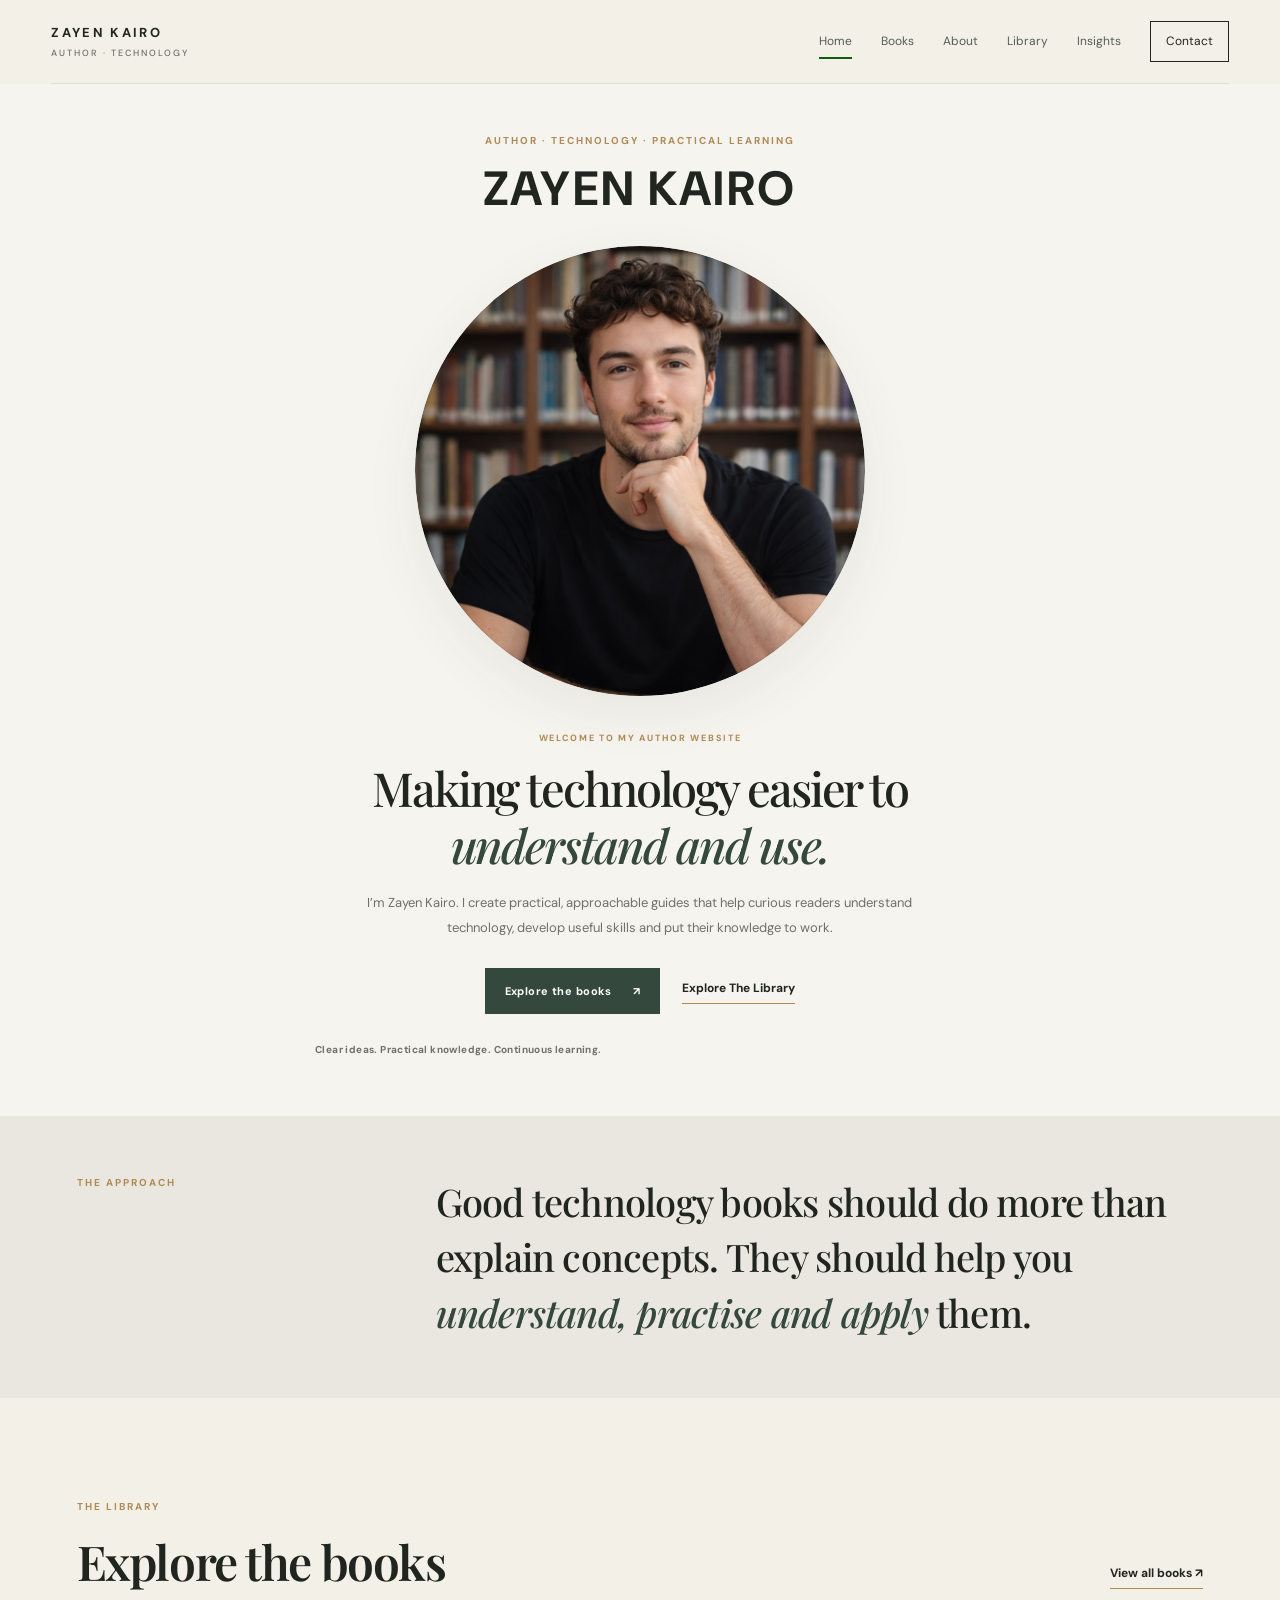
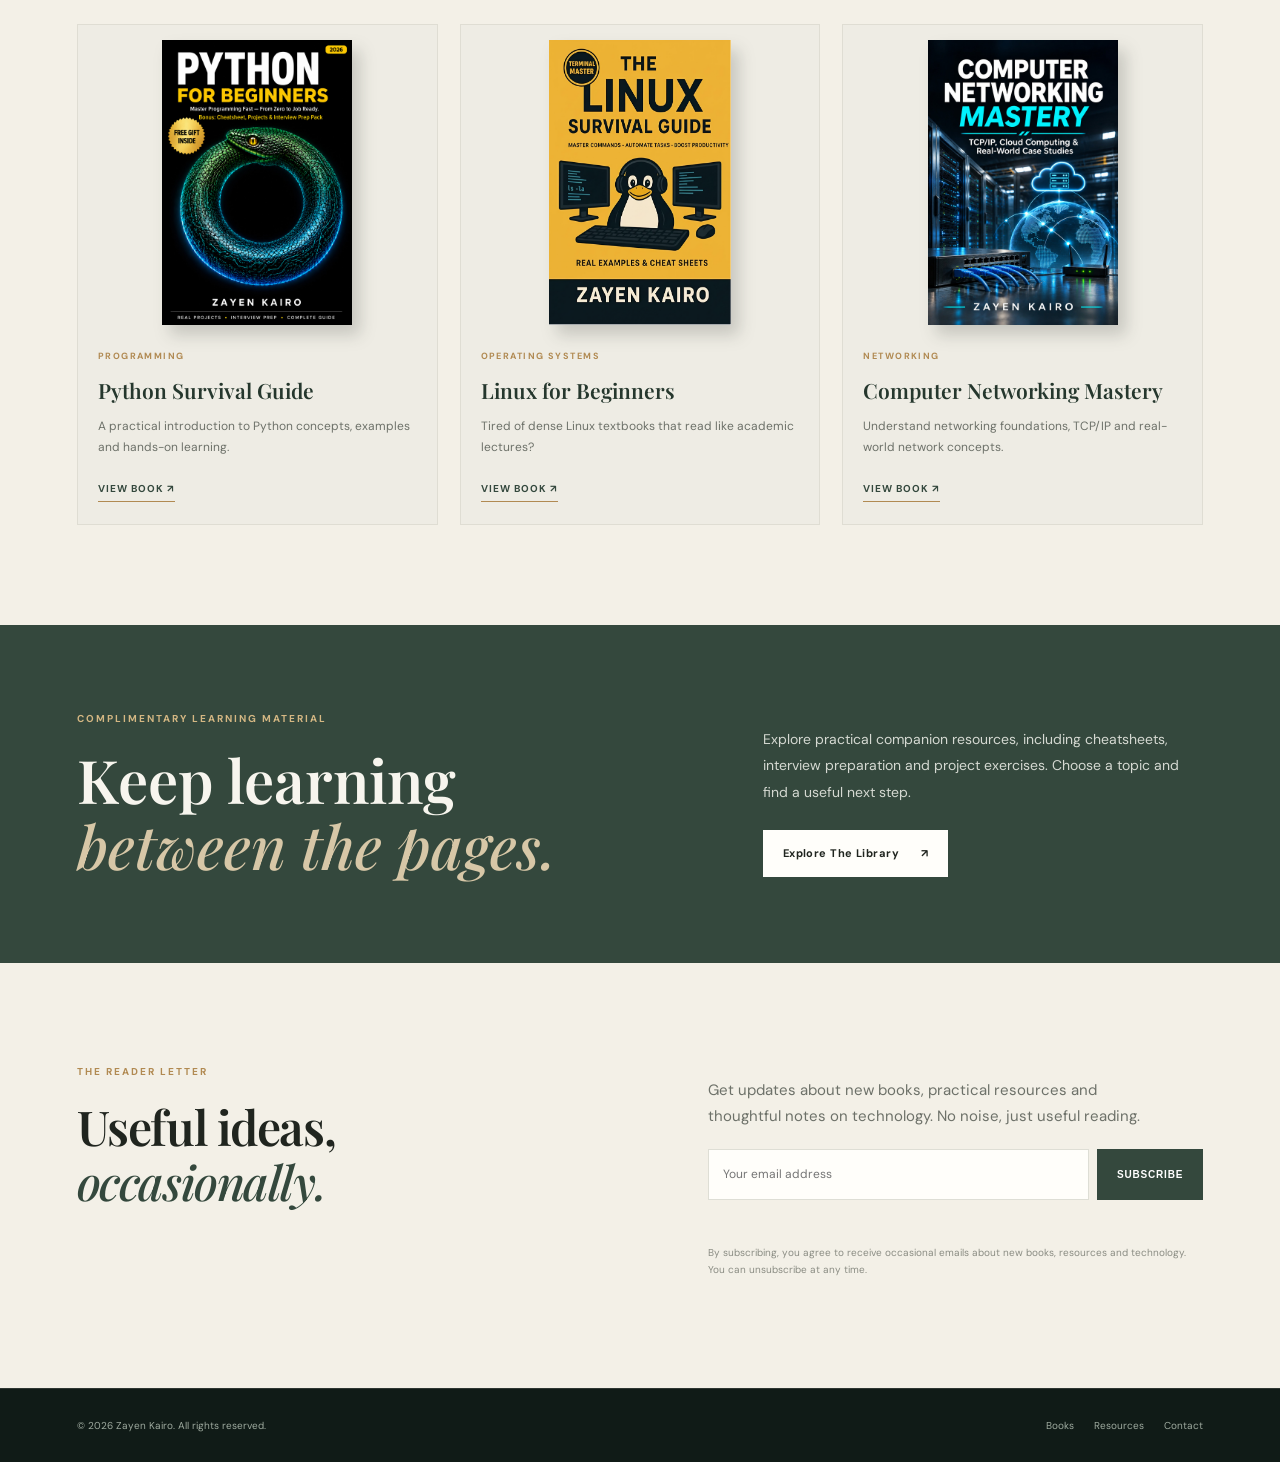
<file: index.html>
<!DOCTYPE html>
<html lang="en">

<head>
  <meta charset="UTF-8">
  <meta name="viewport" content="width=device-width, initial-scale=1.0">

  <meta name="description" content="Explore practical technology books and learning resources by author Zayen Kairo.">
  <meta name="theme-color" content="#f6f4ef">

  <title>Zayen Kairo | Technology Author</title>
  <link rel="icon" type="image/svg+xml" href="favicon.svg">

  <link rel="preconnect" href="https://fonts.googleapis.com">
  <link rel="preconnect" href="https://fonts.gstatic.com" crossorigin>

  <link
    href="https://fonts.googleapis.com/css2?family=DM+Sans:wght@400;500;600;700&family=Playfair+Display:wght@500;600;700&display=swap"
    rel="stylesheet">

  <link rel="stylesheet" href="css/style.css">
</head>

<body class="home-page">

  <div id="site-header"></div>

  <main>

    <!-- =================================
         AUTHOR HERO SECTION
    ================================== -->

    <section class="author-hero">

      <div class="author-hero-inner wrap">

        <div class="author-heading">

          <p class="eyebrow">AUTHOR · TECHNOLOGY · PRACTICAL LEARNING</p>

          <h1>ZAYEN KAIRO</h1>

        </div>

        <!--
          AUTHOR PHOTO
          Replace this image whenever you want.
        -->

        <figure class="author-portrait">

          <div class="portrait-background"></div>

          <img src="images/author/me.png" alt="Zayen Kairo, technology author" fetchpriority="high">

          <span class="portrait-ring" aria-hidden="true"></span>

        </figure>


        <div class="author-introduction">

          <p class="author-intro-label">
            WELCOME TO MY AUTHOR WEBSITE
          </p>

          <h2>
            Making technology easier to
            <em>understand and use.</em>
          </h2>

          <p class="author-description">
            I’m Zayen Kairo. I create practical, approachable guides
            that help curious readers understand technology,
            develop useful skills and put their knowledge to work.
          </p>

          <div class="author-hero-actions">

            <a class="button button-dark" href="books.html">
              Explore the books
              <span aria-hidden="true">↗</span>
            </a>

            <a class="text-link" href="resources.html">
              Explore The Library
            </a>

          </div>

          <p class="author-signature">
            Clear ideas. Practical knowledge. Continuous learning.
          </p>

        </div>

      </div>

    </section>


    <!-- =================================
         AUTHOR'S APPROACH
    ================================== -->

    <section class="intro-band">

      <div class="wrap intro-grid">

        <p class="eyebrow">THE APPROACH</p>

        <p class="intro-statement">
          Good technology books should do more than explain concepts.
          They should help you
          <em>understand, practise and apply</em> them.
        </p>

      </div>

    </section>


    <!-- =================================
         FEATURED BOOKS
    ================================== -->

    <section class="section wrap">

      <div class="section-heading">

        <div>
          <p class="eyebrow">THE LIBRARY</p>
          <h2>Explore the books</h2>
        </div>

        <a class="text-link" href="books.html">
          View all books ↗
        </a>

      </div>

      <div class="book-grid" id="featured-books"></div>

    </section>


    <!-- =================================
          THE LIBRARY 
    ================================== -->

    <section class="resource-promo">

      <div class="wrap promo-grid">

        <div>
          <p class="eyebrow eyebrow-light">
            COMPLIMENTARY LEARNING MATERIAL
          </p>

          <h2>
            Keep learning
            <br>
            <em>between the pages.</em>
          </h2>
        </div>

        <div>

          <p>
            Explore practical companion resources, including
            cheatsheets, interview preparation and project exercises.
            Choose a topic and find a useful next step.
          </p>

          <a class="button button-light" href="resources.html">
            Explore The Library
            <span aria-hidden="true">↗</span>
          </a>

        </div>

      </div>

    </section>


    <!-- =================================
         NEWSLETTER
    ================================== -->

    <section class="section wrap newsletter-section">

      <div>

        <p class="eyebrow">THE READER LETTER</p>

        <h2>
          Useful ideas,
          <br>
          <em>occasionally.</em>
        </h2>

      </div>

      <div>

        <p class="muted">
          Get updates about new books, practical resources and
          thoughtful notes on technology. No noise, just useful reading.
        </p>

        <div id="newsletter-form"></div>

        <p class="form-note">
          By subscribing, you agree to receive occasional emails about new
          books, resources and technology. You can unsubscribe at any time.
        </p>

      </div>

    </section>

  </main>

  <div id="site-footer"></div>

  <script src="js/books-data.js"></script>
  <script src="js/main.js"></script>

</body>

</html>
</file>
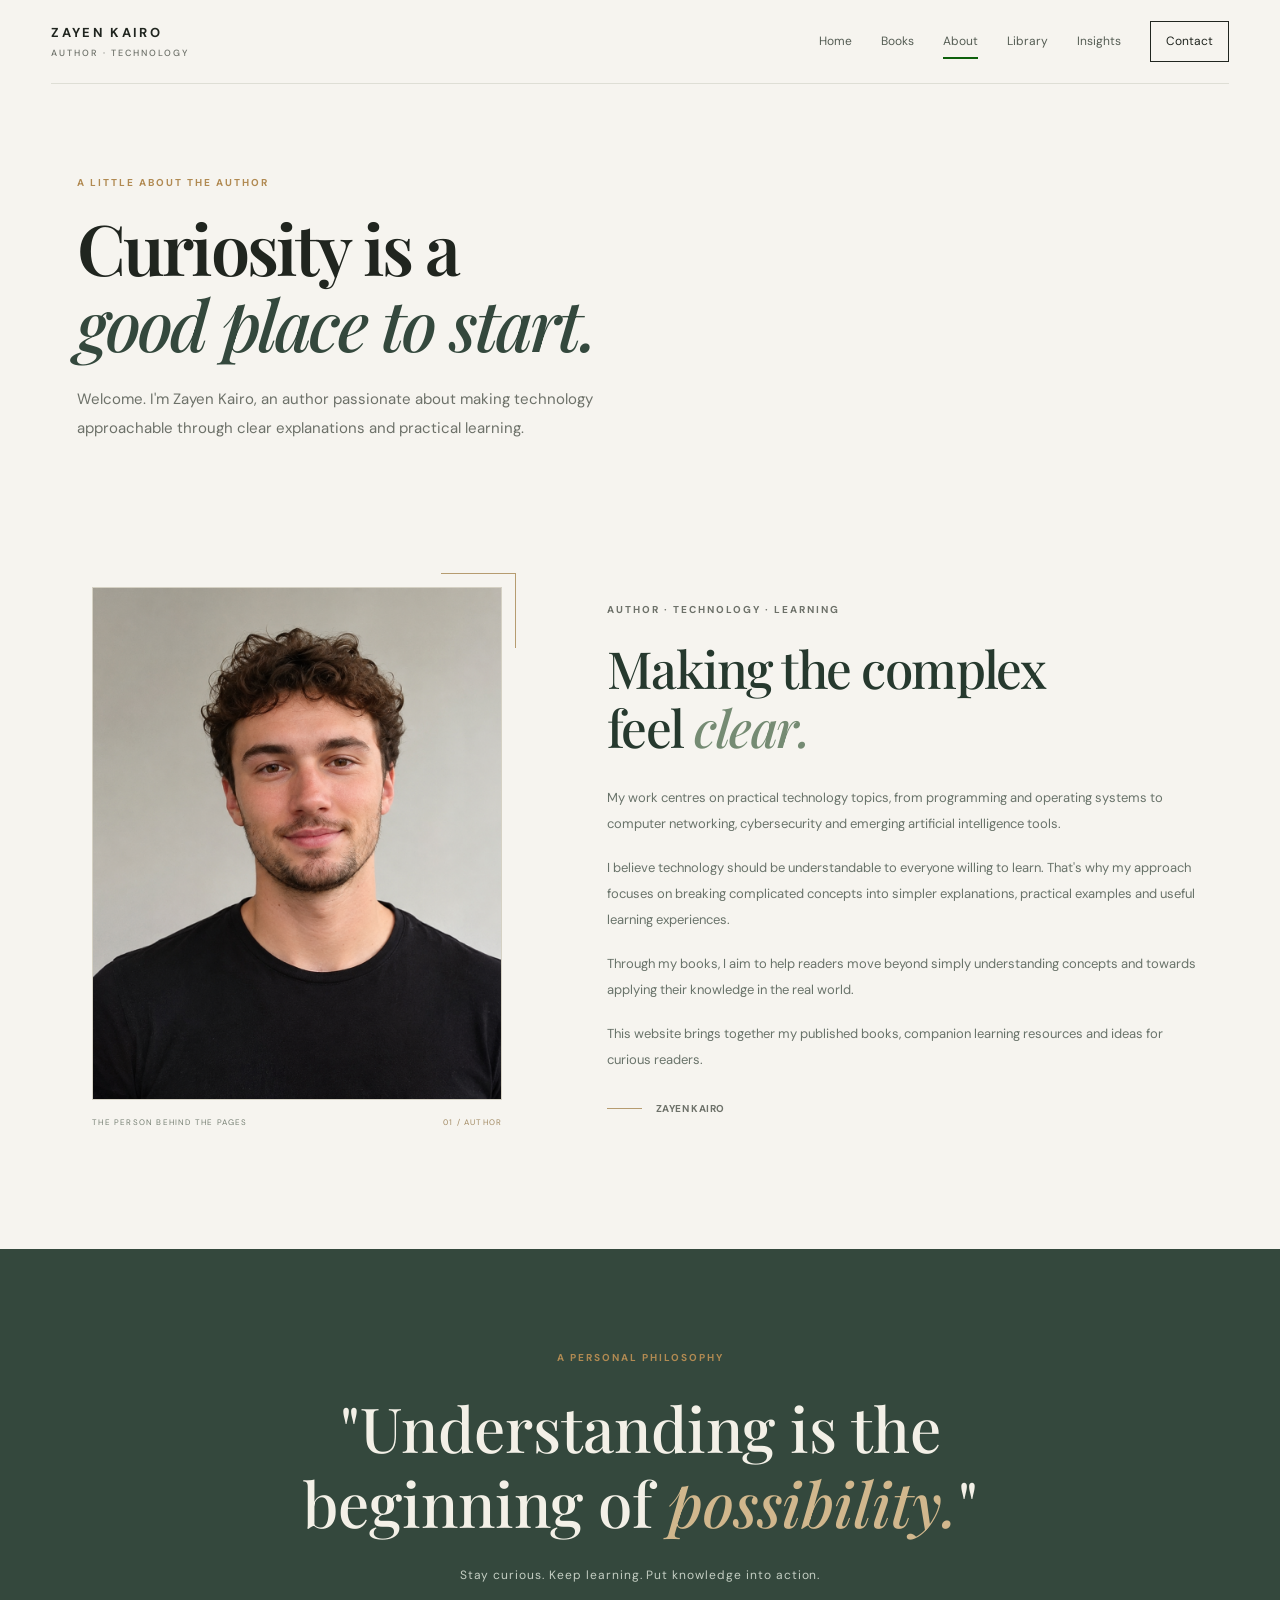
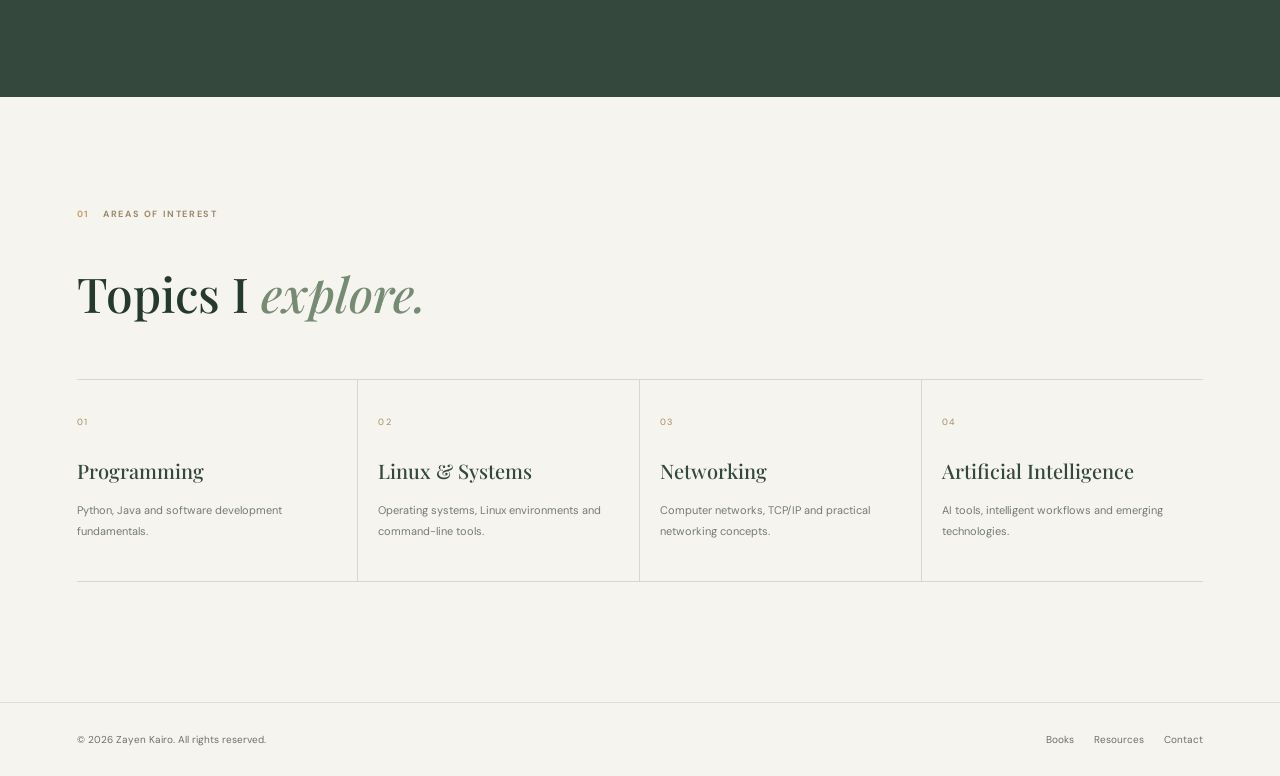
<file: about.html>
<!DOCTYPE html>
<html lang="en">

<head>
    <meta charset="UTF-8">
    <meta name="viewport" content="width=device-width, initial-scale=1.0">

    <meta name="description" content="Meet Zayen Kairo, author of practical technology books covering programming, Linux, networking and artificial intelligence.">

    <meta name="theme-color" content="#101b17">

    <title>About Zayen Kairo | Author</title>

    <link rel="preconnect" href="https://fonts.googleapis.com">
    <link rel="preconnect" href="https://fonts.gstatic.com" crossorigin>

    <link href="https://fonts.googleapis.com/css2?family=DM+Sans:wght@400;500;600;700&family=Playfair+Display:ital,wght@0,500;0,600;0,700;1,500&display=swap" rel="stylesheet">

    <link rel="stylesheet" href="css/style.css">
</head>

<body class="about-page">

    <div id="site-header"></div>

    <main>

        <!-- ABOUT HERO -->

        <section class="page-hero wrap about-hero">

            <p class="eyebrow">A LITTLE ABOUT THE AUTHOR</p>

            <h1>
                Curiosity is a<br>
                <em>good place to start.</em>
            </h1>

            <p>
                Welcome. I'm Zayen Kairo, an author passionate
                about making technology approachable through
                clear explanations and practical learning.
            </p>

        </section>


        <!-- AUTHOR PROFILE -->

        <section class="section wrap about-profile">

            <div class="author-photo-column">

                <div class="author-photo-frame">

                    <img
                        src="images/author/aboutus.png"
                        alt="Portrait of Zayen Kairo"
                        class="author-photo"
                    >

                </div>

                <div class="author-photo-caption">

                    <span>THE PERSON BEHIND THE PAGES</span>

                    <span class="author-photo-number">01 / AUTHOR</span>

                </div>

                <div class="author-side-decoration"></div>

            </div>


            <div class="prose author-biography">

                <p class="eyebrow">AUTHOR · TECHNOLOGY · LEARNING</p>

                <h2>
                    Making the complex<br>
                    feel <em>clear.</em>
                </h2>

                <p>
                    My work centres on practical technology topics,
                    from programming and operating systems to
                    computer networking, cybersecurity and
                    emerging artificial intelligence tools.
                </p>

                <p>
                    I believe technology should be understandable
                    to everyone willing to learn. That's why my
                    approach focuses on breaking complicated
                    concepts into simpler explanations, practical
                    examples and useful learning experiences.
                </p>

                <p>
                    Through my books, I aim to help readers move
                    beyond simply understanding concepts and
                    towards applying their knowledge in the
                    real world.
                </p>

                <p>
                    This website brings together my published
                    books, companion learning resources and
                    ideas for curious readers.
                </p>

                <div class="author-signature">

                    <span class="signature-line"></span>

                    <span>ZAYEN KAIRO</span>

                </div>

            </div>

        </section>


        <!-- AUTHOR PHILOSOPHY -->

        <section class="author-philosophy">

            <div class="wrap philosophy-inner">

                <p class="eyebrow">A PERSONAL PHILOSOPHY</p>

                <h2>
                    "Understanding is the<br>
                    beginning of <em>possibility.</em>"
                </h2>

                <p>
                    Stay curious. Keep learning. Put knowledge into action.
                </p>

            </div>

        </section>


        <!-- EXPERTISE -->

        <section class="author-expertise section wrap">

            <div class="section-kicker">
                <span>01</span>
                <span>AREAS OF INTEREST</span>
            </div>

            <h2>Topics I <em>explore.</em></h2>

            <div class="expertise-grid">

                <div class="expertise-item">
                    <span>01</span>
                    <h3>Programming</h3>
                    <p>Python, Java and software development fundamentals.</p>
                </div>

                <div class="expertise-item">
                    <span>02</span>
                    <h3>Linux & Systems</h3>
                    <p>Operating systems, Linux environments and command-line tools.</p>
                </div>

                <div class="expertise-item">
                    <span>03</span>
                    <h3>Networking</h3>
                    <p>Computer networks, TCP/IP and practical networking concepts.</p>
                </div>

                <div class="expertise-item">
                    <span>04</span>
                    <h3>Artificial Intelligence</h3>
                    <p>AI tools, intelligent workflows and emerging technologies.</p>
                </div>

            </div>

        </section>

    </main>

    <div id="site-footer"></div>

    <script src="js/main.js"></script>

</body>
</html>
</file>
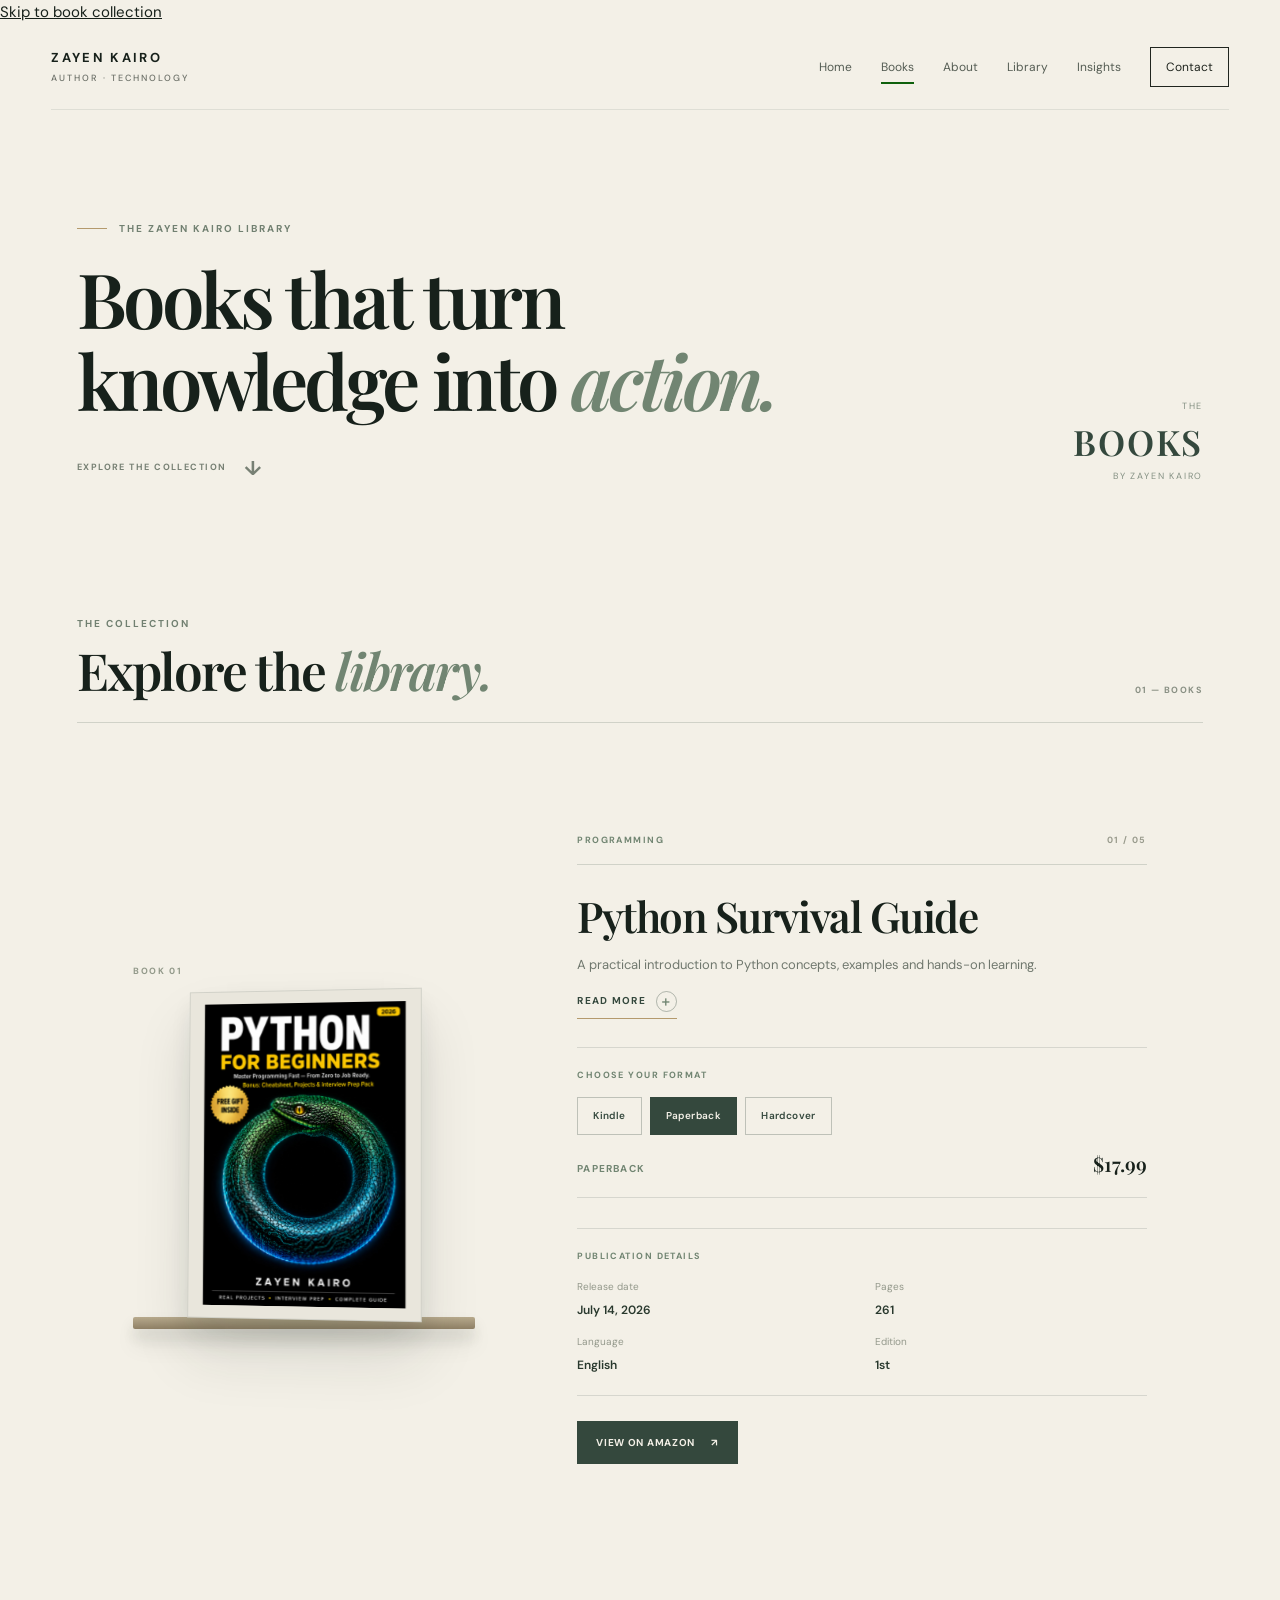
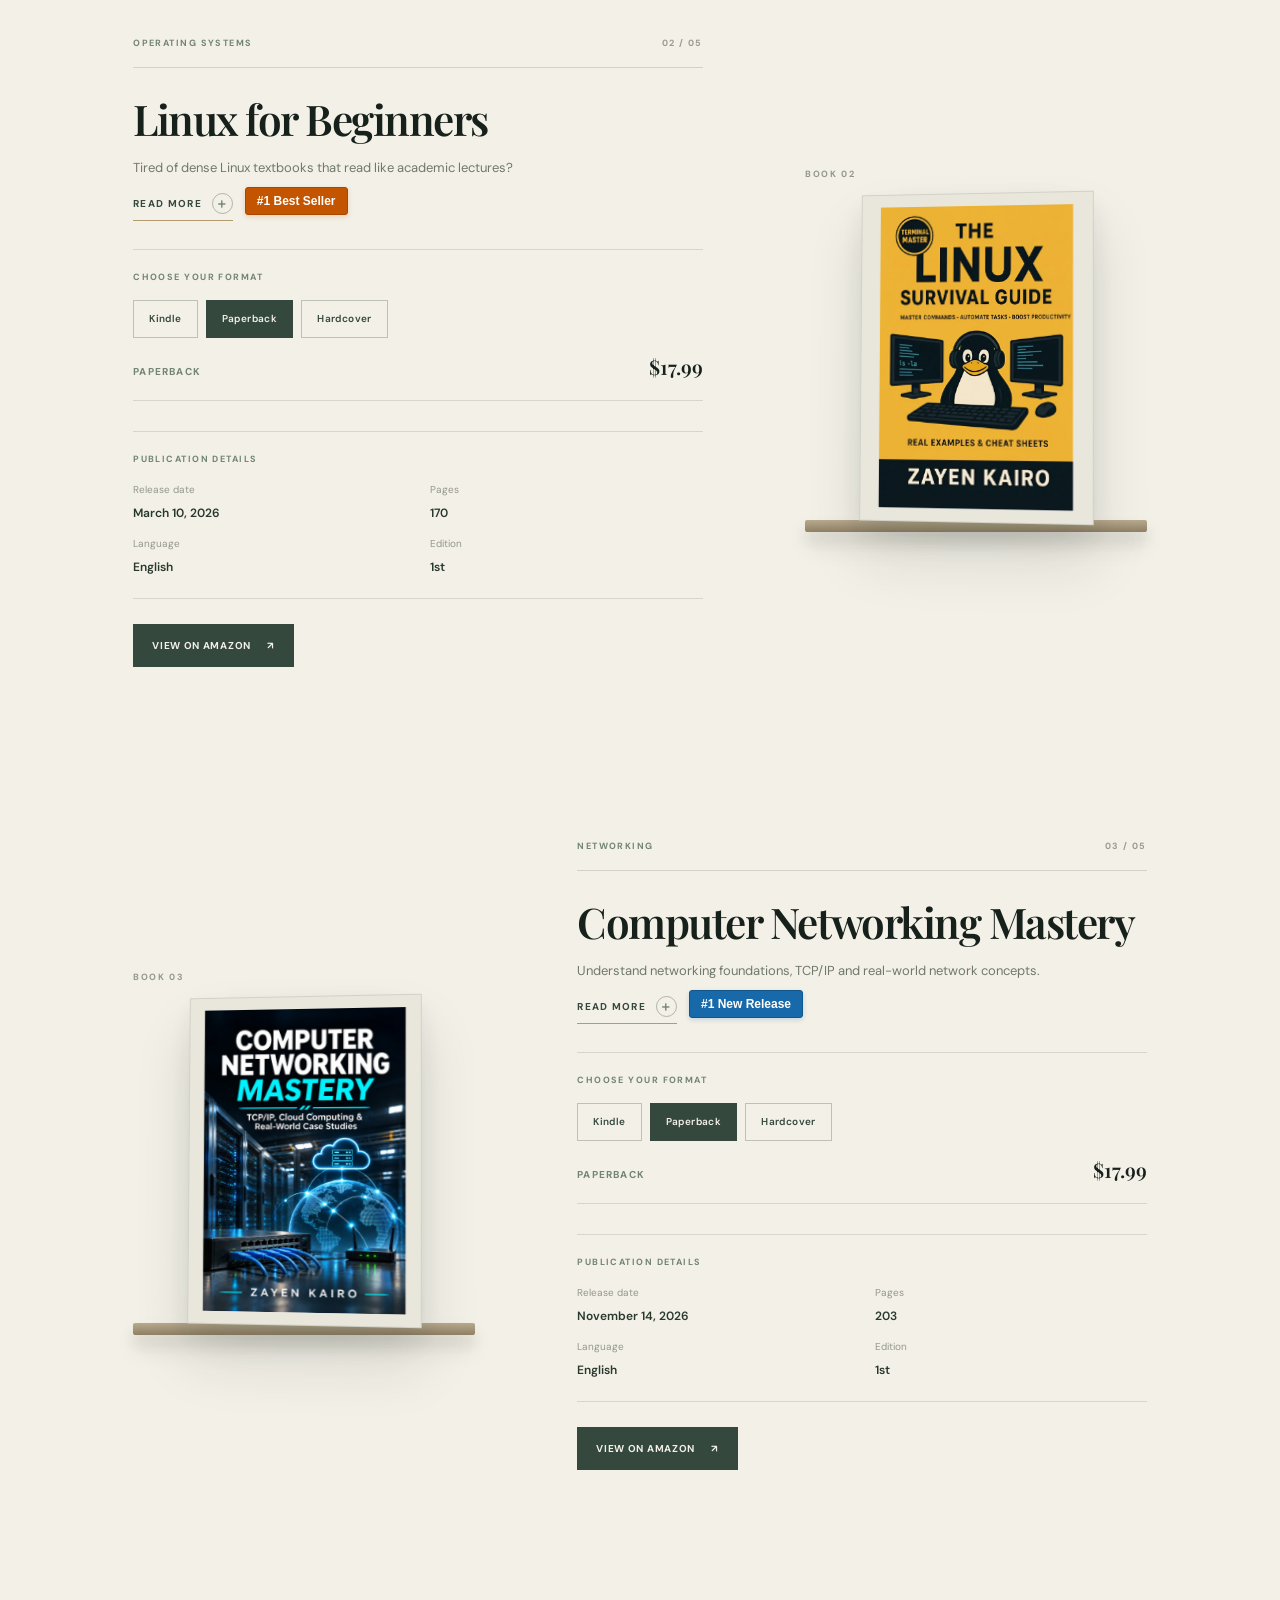
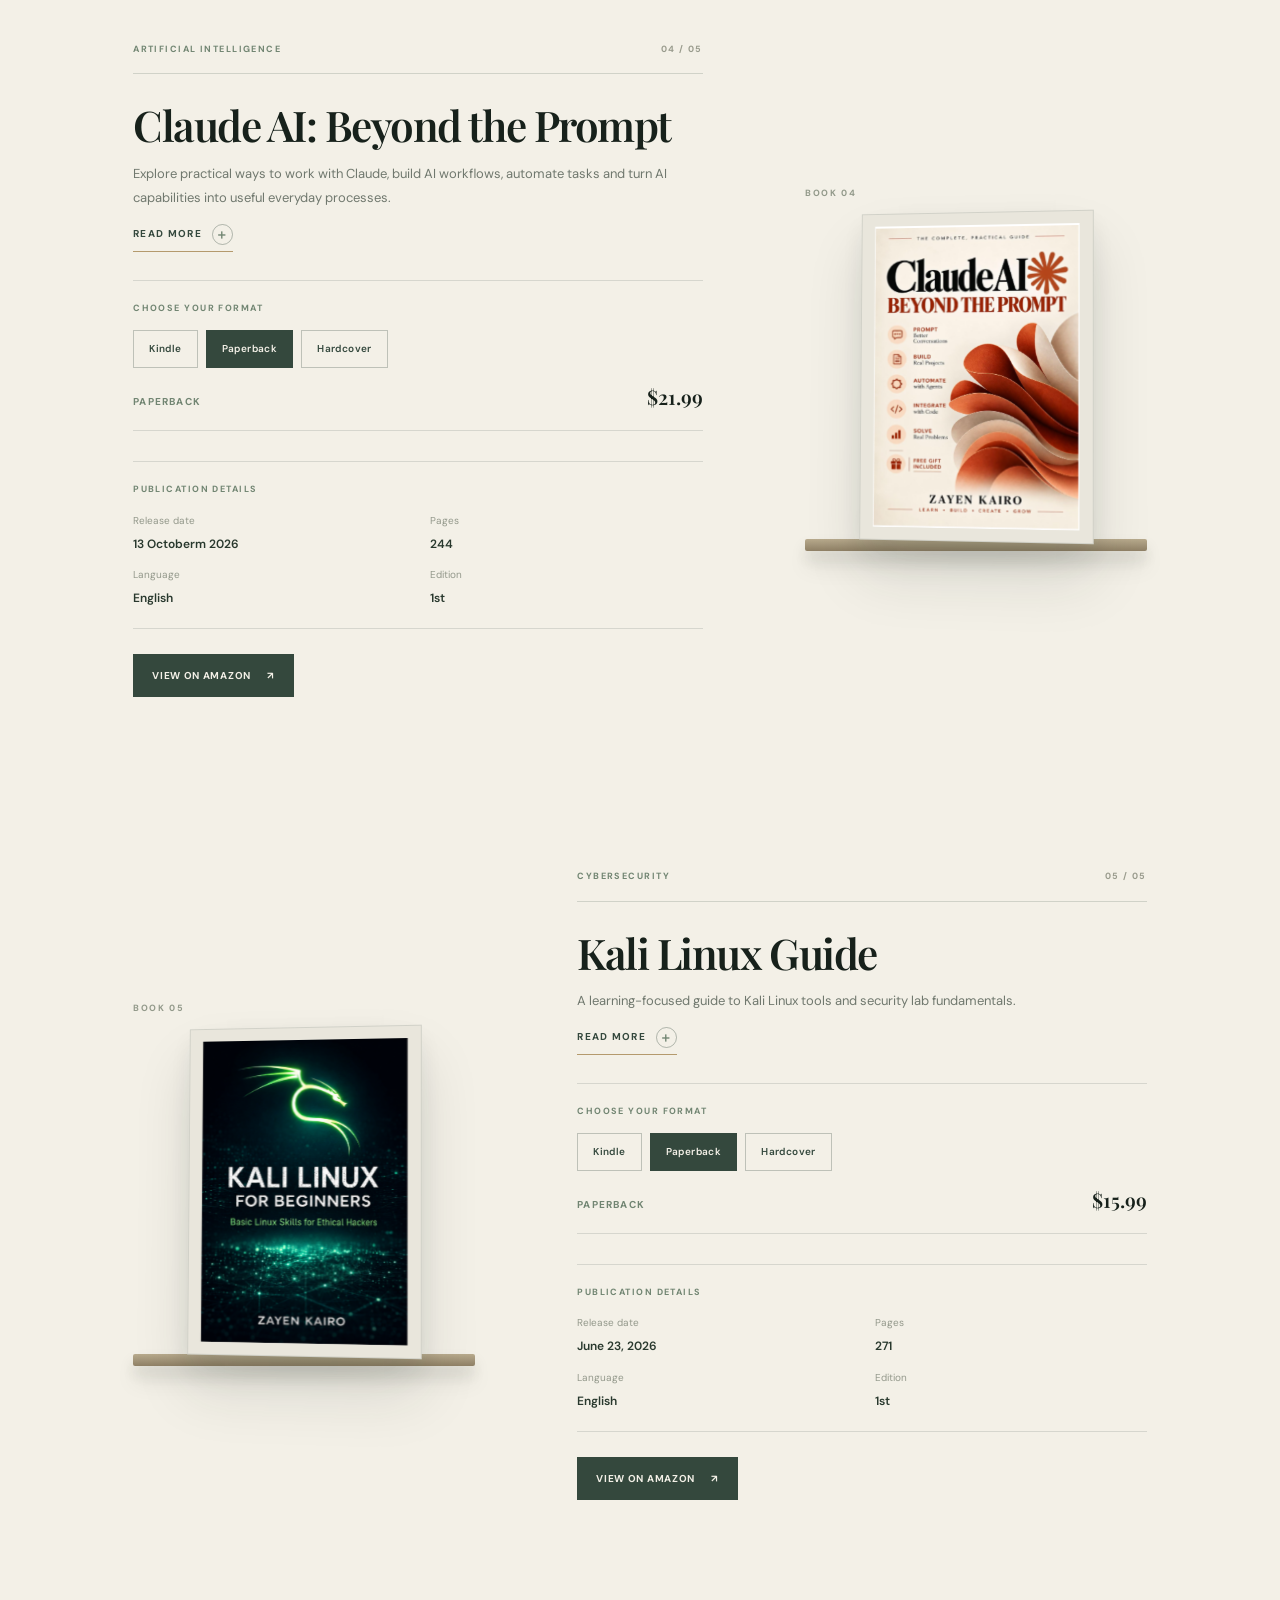
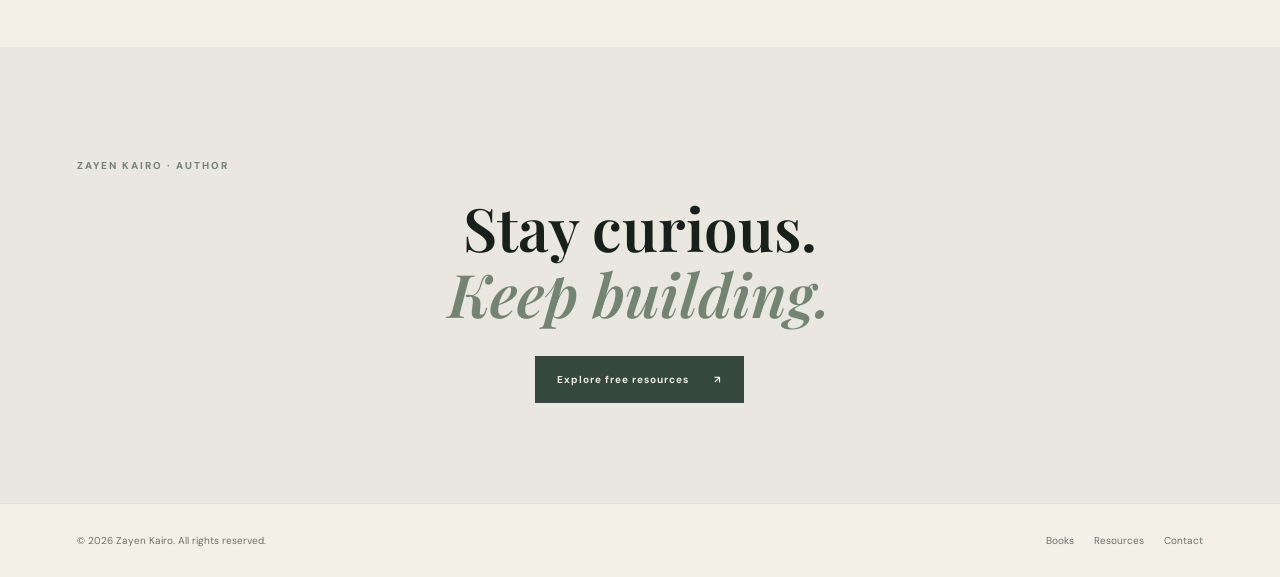
<file: books.html>
<!DOCTYPE html>
<html lang="en">
<head>
  <meta charset="UTF-8">
  <meta name="viewport" content="width=device-width, initial-scale=1">

  <meta name="description" content="Explore practical technology books by Zayen Kairo, covering programming, Linux, networking and artificial intelligence.">
  <meta name="theme-color" content="#f3f0e7">

  <title>Books | Zayen Kairo — Technology Author</title>

  <link rel="preconnect" href="https://fonts.googleapis.com">
  <link rel="preconnect" href="https://fonts.gstatic.com" crossorigin>

  <link href="https://fonts.googleapis.com/css2?family=DM+Sans:wght@400;500;600;700;800;900&family=Playfair+Display:ital,wght@0,500;0,600;0,700;1,500&display=swap" rel="stylesheet">

  <link rel="stylesheet" href="css/style.css">
  <link rel="stylesheet" href="css/books-page.css">


<style>
/* Read More / Read Less — direct page-level styling */

body.books-page button.description-toggle {
  all: unset !important;
  display: inline-flex !important;
  align-items: center !important;
  gap: 10px !important;
  margin-top: 13px !important;
  padding: 0 0 6px !important;

  color: #34483d !important;
  background: transparent !important;
  border: none !important;
  border-bottom: 1px solid #b49a6d !important;
  border-radius: 0 !important;
  box-shadow: none !important;

  font-family: "DM Sans", sans-serif !important;
  font-size: 10px !important;
  font-weight: 700 !important;
  letter-spacing: 0.13em !important;
  line-height: 1.4 !important;
  text-transform: uppercase !important;

  cursor: pointer !important;
  transition: color .25s ease !important;
}

body.books-page button.description-toggle span {
  display: inline-flex !important;
  align-items: center !important;
  justify-content: center !important;
  width: 21px !important;
  height: 21px !important;
  border: 1px solid rgba(52,72,61,.35) !important;
  border-radius: 50% !important;
  color: #718572 !important;
  font-size: 13px !important;
  line-height: 1 !important;
  transition: .25s ease !important;
}

body.books-page button.description-toggle:hover {
  color: #92764d !important;
}

body.books-page button.description-toggle:hover span {
  background: #34483d !important;
  border-color: #34483d !important;
  color: #f3f0e7 !important;
}

body.books-page button.description-toggle:focus-visible {
  outline: 2px solid #b49a6d !important;
  outline-offset: 4px !important;
}
</style>


  <script src="js/books-data.js" defer></script>
  <script src="js/main.js" defer></script>
  <script src="js/books-page.js" defer></script>
</head>

<body class="books-page">
  <a class="books-skip-link" href="#book-collection">Skip to book collection</a>
  <div id="site-header"></div>

  <main>
    <section class="books-intro">
      <div class="wrap books-intro-inner">
        <div class="books-intro-copy">
          <p class="books-eyebrow">
            <span class="books-eyebrow-line"></span>
            THE ZAYEN KAIRO LIBRARY
          </p>
          <h1>Books that turn<br>knowledge into <em>action.</em></h1>
          <div class="books-intro-bottom">
            <span>EXPLORE THE COLLECTION</span>
            <span class="books-intro-arrow" aria-hidden="true">↓</span>
          </div>
        </div>
        <div class="books-intro-number" aria-hidden="true">
          <span>THE</span>
          <strong>BOOKS</strong>
          <span>BY ZAYEN KAIRO</span>
        </div>
      </div>
    </section>

    <section class="books-collection" id="book-collection">
      <div class="wrap">
        <div class="books-collection-heading">
          <div>
            <p class="books-eyebrow books-eyebrow-dark">THE COLLECTION</p>
            <h2>Explore the <em>library.</em></h2>
          </div>
          <span class="books-collection-index">01 — BOOKS</span>
        </div>
        <div class="books-list" id="all-books"></div>
      </div>
    </section>

    <section class="books-closing">
      <div class="wrap books-closing-inner">
        <p class="books-eyebrow">ZAYEN KAIRO · AUTHOR</p>
        <h2>Stay curious.<br><em>Keep building.</em></h2>
        <a href="resources.html" class="books-closing-button">
          Explore free resources <span aria-hidden="true">↗</span>
        </a>
      </div>
    </section>
  </main>

  <div id="site-footer"></div>
</body>
</html>
</file>
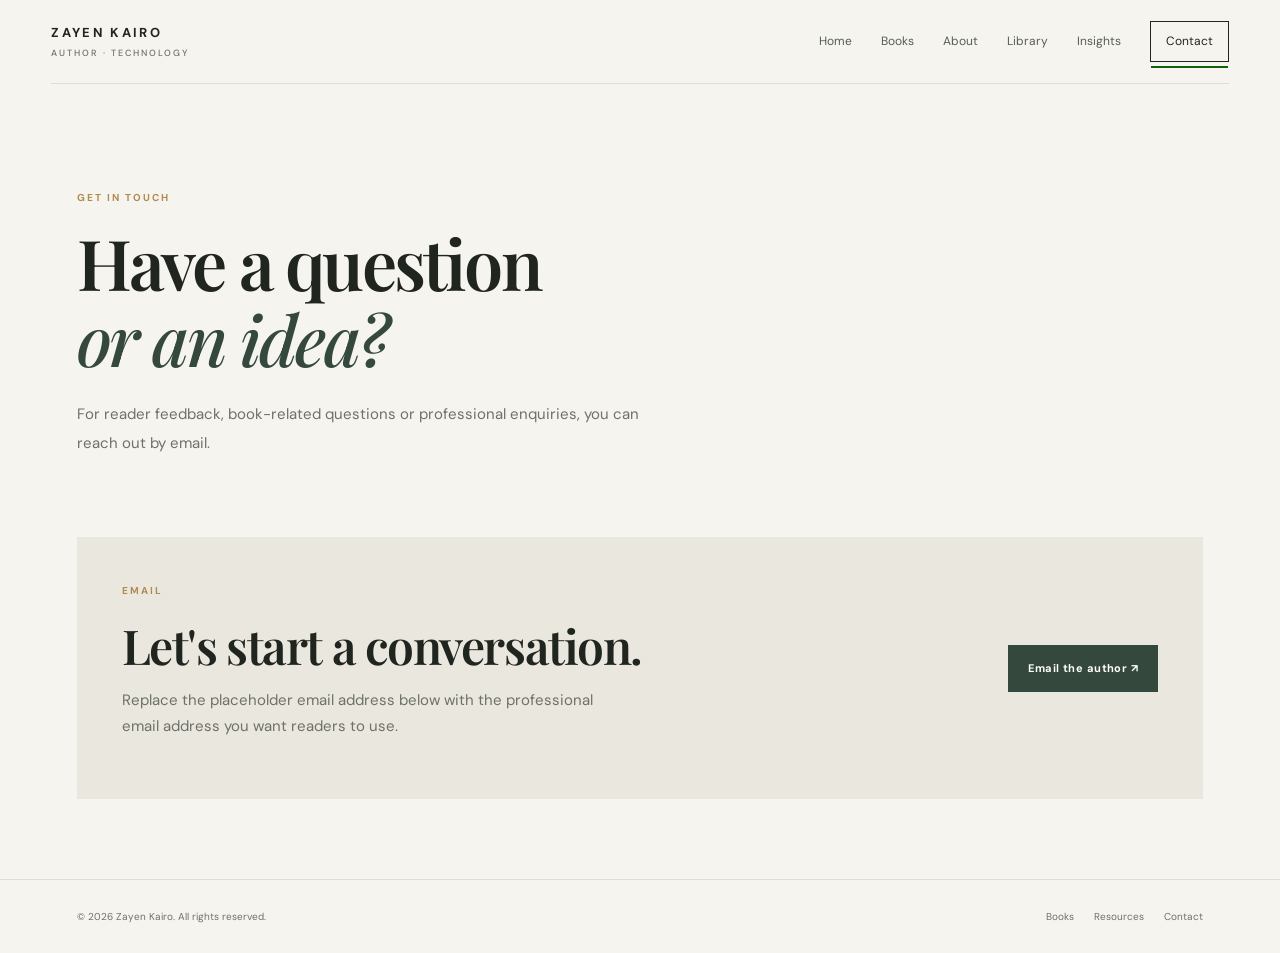
<file: contact.html>
<!DOCTYPE html>
<html lang="en"><head><meta charset="UTF-8"><meta name="viewport" content="width=device-width, initial-scale=1.0"><meta name="description" content="Contact author Zayen Kairo."><title>Contact | Zayen Kairo</title><link rel="preconnect" href="https://fonts.googleapis.com"><link rel="preconnect" href="https://fonts.gstatic.com" crossorigin><link href="https://fonts.googleapis.com/css2?family=DM+Sans:wght@400;500;600;700&family=Playfair+Display:wght@500;600;700&display=swap" rel="stylesheet"><link rel="stylesheet" href="css/style.css"></head><body>
<div id="site-header"></div><main><section class="page-hero wrap"><p class="eyebrow">GET IN TOUCH</p><h1>Have a question<br><em>or an idea?</em></h1><p>For reader feedback, book-related questions or professional enquiries, you can reach out by email.</p></section><section class="section wrap contact-panel"><div><p class="eyebrow">EMAIL</p><h2>Let's start a conversation.</h2><p class="muted">Replace the placeholder email address below with the professional email address you want readers to use.</p></div><a class="button button-dark" href="mailto:YOUR-EMAIL@example.com">Email the author ↗</a></section></main><div id="site-footer"></div><script src="js/main.js"></script></body></html>
</file>
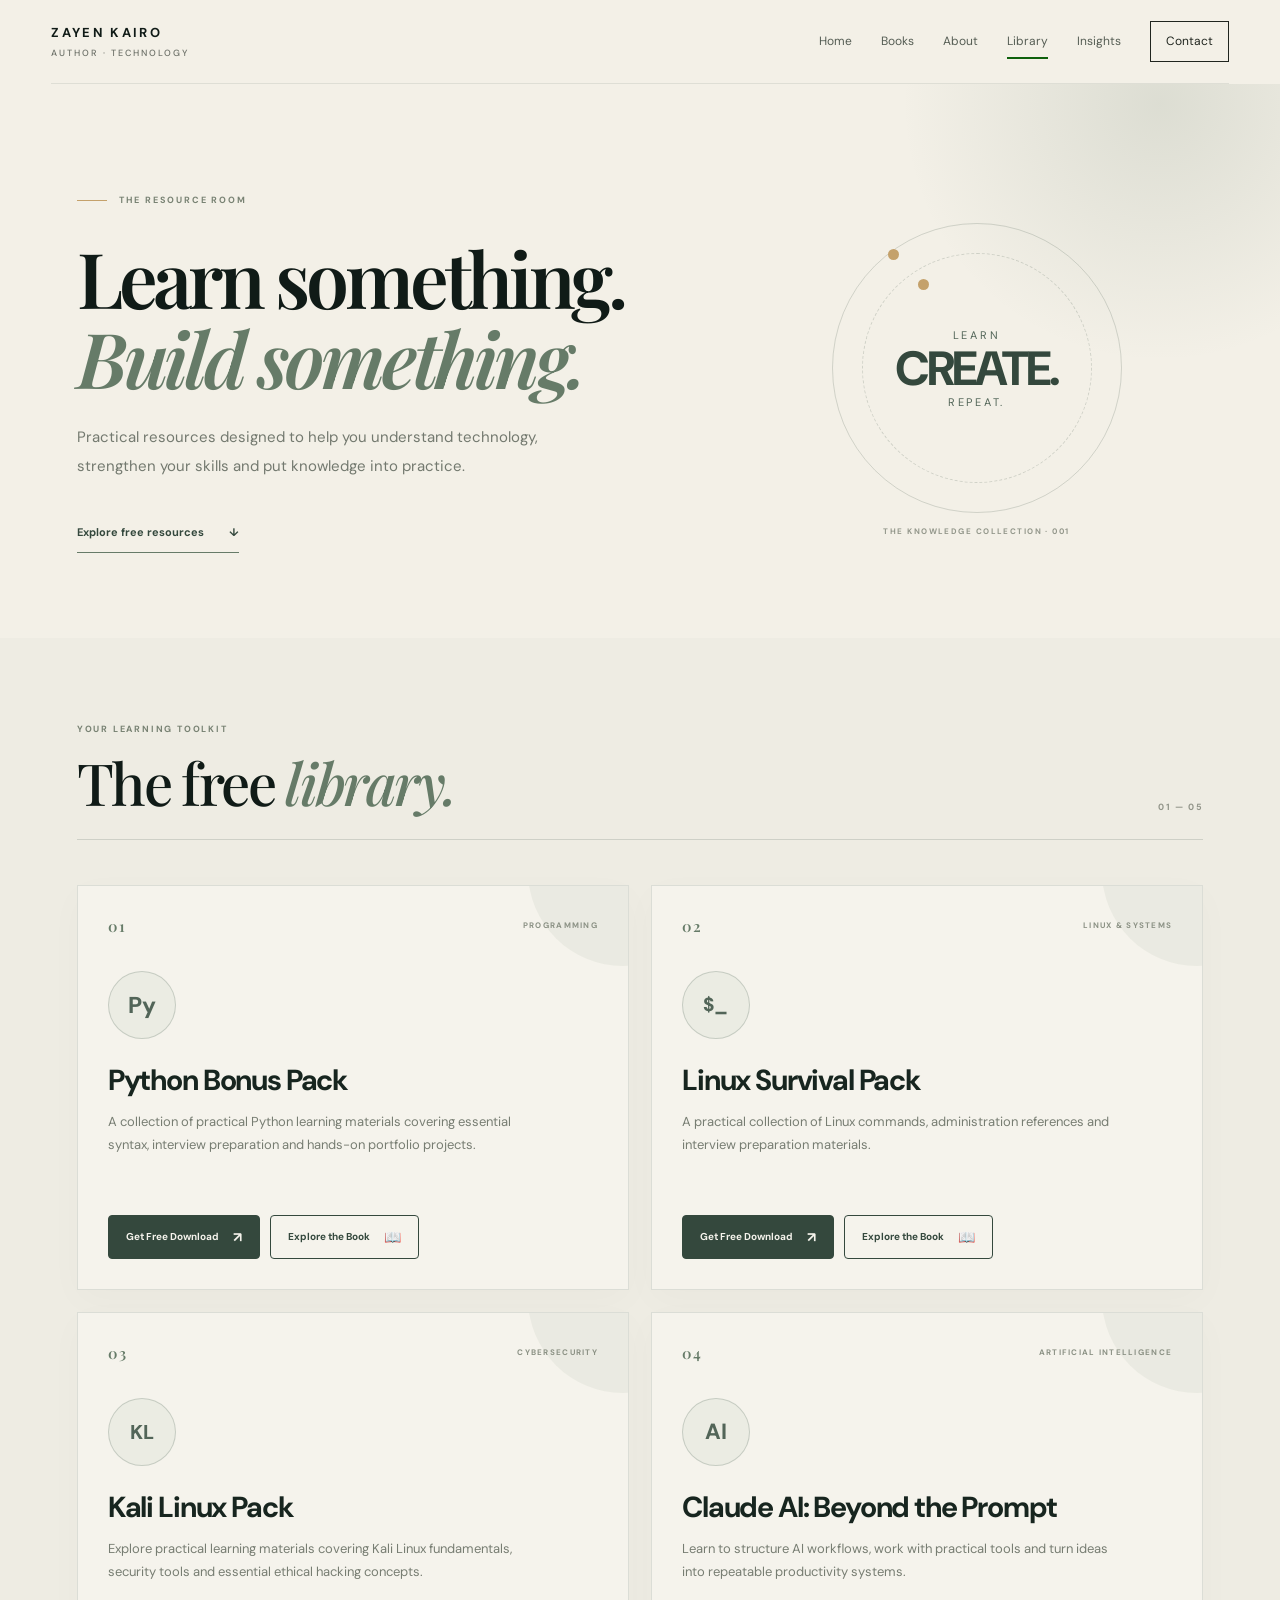
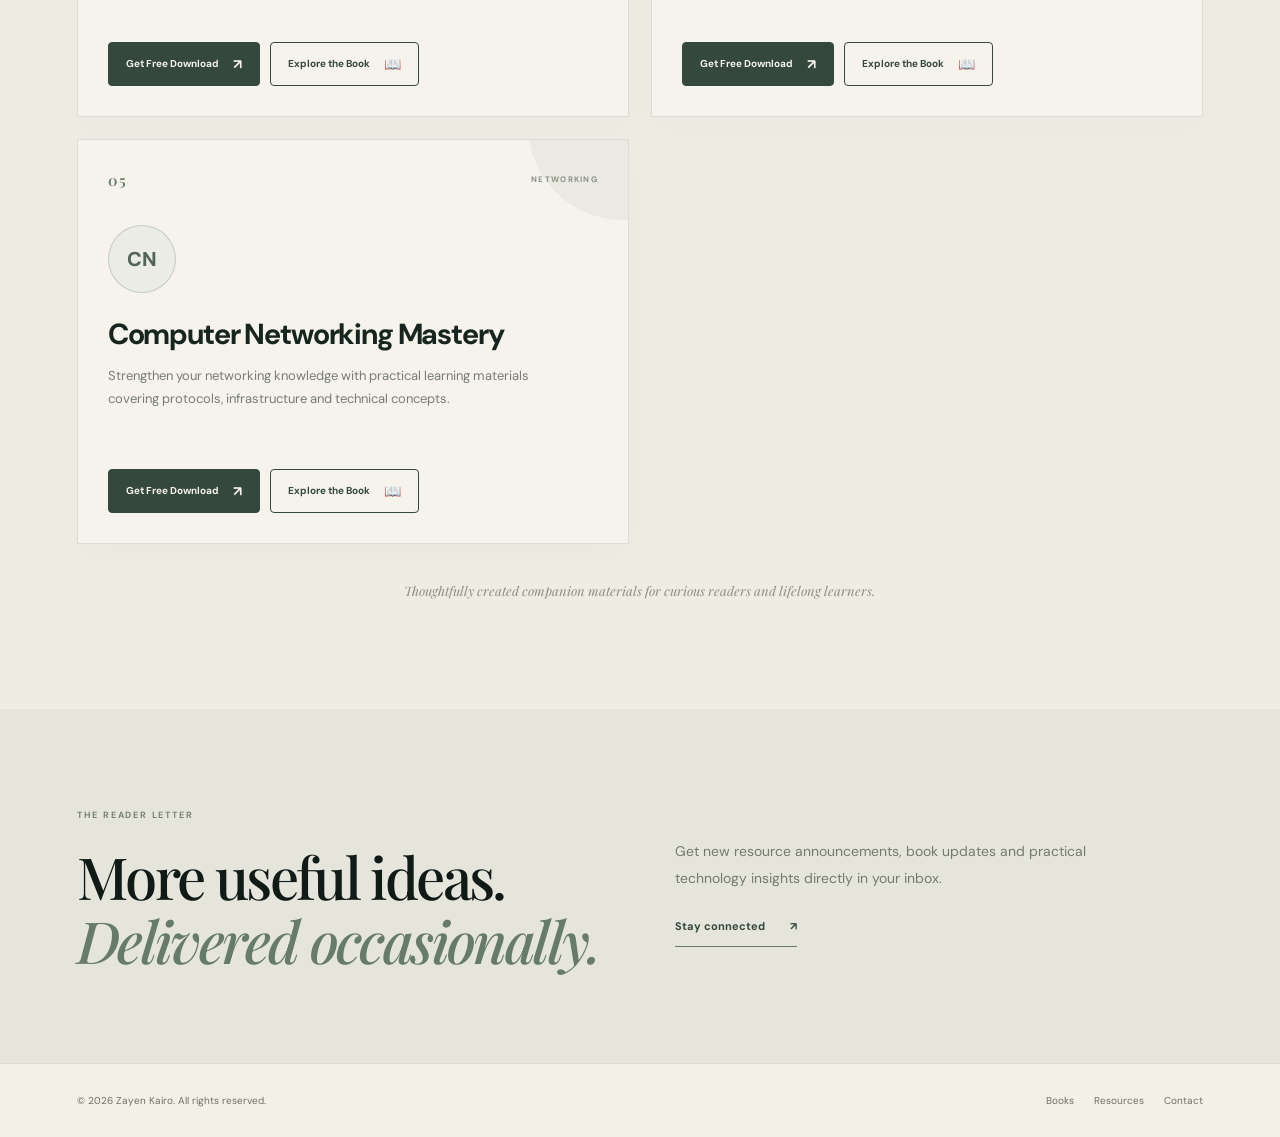
<file: resources.html>
<!DOCTYPE html>
<html lang="en">

<head>
  <meta charset="UTF-8">
  <meta name="viewport" content="width=device-width, initial-scale=1.0">

  <meta name="description"
    content="Explore free technology cheatsheets, practical guides and learning resources from Zayen Kairo.">
  <meta name="theme-color" content="#f3f0e7">

  <title>Free Resources | Zayen Kairo</title>

  <link rel="preconnect" href="https://fonts.googleapis.com">
  <link rel="preconnect" href="https://fonts.gstatic.com" crossorigin>

  <link
    href="https://fonts.googleapis.com/css2?family=DM+Sans:wght@400;500;600;700;800;900&family=Playfair+Display:wght@500;600;700&display=swap"
    rel="stylesheet">

  <link rel="stylesheet" href="css/style.css">
  <link rel="stylesheet" href="css/resources-page.css">

  <script src="js/main.js" defer></script>
  <script src="js/resources-page.js" defer></script>
</head>

<body class="resources-page">

  <div id="site-header"></div>

  <main>

    <!-- RESOURCE HERO -->

    <section class="resources-hero">
      <div class="wrap resources-hero-inner">

        <div class="resources-hero-copy">

          <p class="resources-eyebrow">
            <span></span>
            THE RESOURCE ROOM
          </p>

          <h1>
            Learn something.<br>
            <em>Build something.</em>
          </h1>

          <p class="resources-hero-description">
            Practical resources designed to help you understand
            technology, strengthen your skills and put knowledge
            into practice.
          </p>

          <a href="#resource-library" class="resources-explore-link">
            Explore free resources <span>↓</span>
          </a>

        </div>

        <div class="resources-hero-art" aria-hidden="true">
          <span class="resources-art-circle"></span>
          <span class="resources-art-circle resources-art-circle-two"></span>

          <div class="resources-art-text">
            <span>LEARN</span>
            <strong>CREATE.</strong>
            <span>REPEAT.</span>
          </div>

          <span class="resources-art-caption">
            THE KNOWLEDGE COLLECTION · 001
          </span>
        </div>

      </div>
    </section>


    <!-- RESOURCE LIBRARY -->

    <section class="resource-library" id="resource-library">

      <div class="wrap">

        <div class="resource-heading">

          <div>
            <p class="resources-eyebrow resources-eyebrow-dark">
              YOUR LEARNING TOOLKIT
            </p>

            <h2>
              The free <em>library.</em>
            </h2>
          </div>

          <span class="resource-heading-index">01 — 05</span>

        </div>


        <div class="resource-grid">


          <!-- PYTHON -->

          <article class="resource-card">

            <div class="resource-card-top">
              <span class="resource-number">01</span>
              <span class="resource-category">PROGRAMMING</span>
            </div>

            <div class="resource-icon" aria-hidden="true">
              <span>Py</span>
            </div>

            <div class="resource-card-content">

              <h3>Python Bonus Pack</h3>

              <p>
                A collection of practical Python learning materials
                covering essential syntax, interview preparation
                and hands-on portfolio projects.
              </p>

            </div>

            <div class="resource-card-footer">

              <a
                class="resource-button resource-button-primary"
                href="https://drive.google.com/drive/folders/1LMhrl2eXVJ6NH3iLjX844Ywcks-c642C?usp=sharing"
                target="_blank"
                rel="noopener noreferrer">
                Get Free Download <span>↗</span>
              </a>

              <a
                class="resource-button resource-button-secondary"
                href="books.html#book-python-survival-guide">
                Explore the Book <span>📖</span>
              </a>

            </div>

          </article>


          <!-- LINUX -->

          <article class="resource-card">

            <div class="resource-card-top">
              <span class="resource-number">02</span>
              <span class="resource-category">LINUX & SYSTEMS</span>
            </div>

            <div class="resource-icon resource-icon-linux" aria-hidden="true">
              <span>$_</span>
            </div>

            <div class="resource-card-content">

              <h3>Linux Survival Pack</h3>

              <p>
                A practical collection of Linux commands,
                administration references and interview
                preparation materials.
              </p>

            </div>

            <div class="resource-card-footer">

              <a
                class="resource-button resource-button-primary"
                href="https://drive.google.com/drive/folders/1bnodoJF_TBIoCOEYk-0AxfH3WhHANGil?usp=sharing"
                target="_blank"
                rel="noopener noreferrer">
                Get Free Download <span>↗</span>
              </a>

              <a
                class="resource-button resource-button-secondary"
                href="books.html#book-linux-for-beginners">
                Explore the Book <span>📖</span>
              </a>

            </div>

          </article>


          <!-- KALI LINUX -->

          <article class="resource-card">

            <div class="resource-card-top">
              <span class="resource-number">03</span>
              <span class="resource-category">CYBERSECURITY</span>
            </div>

            <div class="resource-icon resource-icon-network" aria-hidden="true">
              <span>KL</span>
            </div>

            <div class="resource-card-content">

              <h3>Kali Linux Pack</h3>

              <p>
                Explore practical learning materials covering
                Kali Linux fundamentals, security tools and
                essential ethical hacking concepts.
              </p>

            </div>

            <div class="resource-card-footer">

              <a
                class="resource-button resource-button-primary"
                href="https://drive.google.com/drive/folders/1rt5o4rZAuKRgsoUJWYn90FixFOXsmR6y?usp=sharing"
                target="_blank"
                rel="noopener noreferrer">
                Get Free Download <span>↗</span>
              </a>

              <a
                class="resource-button resource-button-secondary"
                href="books.html#book-kali-linux-guide">
                Explore the Book <span>📖</span>
              </a>

            </div>

          </article>


          <!-- CLAUDE AI -->

          <article class="resource-card">

            <div class="resource-card-top">
              <span class="resource-number">04</span>
              <span class="resource-category">ARTIFICIAL INTELLIGENCE</span>
            </div>

            <div class="resource-icon resource-icon-ai" aria-hidden="true">
              <span>AI</span>
            </div>

            <div class="resource-card-content">

              <h3>Claude AI: Beyond the Prompt</h3>

              <p>
                Learn to structure AI workflows, work with
                practical tools and turn ideas into repeatable
                productivity systems.
              </p>

            </div>

            <div class="resource-card-footer">

              <a
                class="resource-button resource-button-primary"
                href="https://drive.google.com/drive/folders/1BYs5f7OSGbefhZ-8KNZCGUhESFu5cPPS?usp=sharing"
                target="_blank"
                rel="noopener noreferrer">
                Get Free Download <span>↗</span>
              </a>

              <a
                class="resource-button resource-button-secondary"
                href="books.html#book-claude-ai-beyond-the-prompt">
                Explore the Book <span>📖</span>
              </a>

            </div>

          </article>


          <!-- COMPUTER NETWORKING -->

          <article class="resource-card">

            <div class="resource-card-top">
              <span class="resource-number">05</span>
              <span class="resource-category">NETWORKING</span>
            </div>

            <div class="resource-icon resource-icon-network" aria-hidden="true">
              <span>CN</span>
            </div> 

            <div class="resource-card-content">

              <h3>Computer Networking Mastery</h3>

              <p>
                Strengthen your networking knowledge with
                practical learning materials covering protocols,
                infrastructure and technical concepts.
              </p>

              

            </div>

            <div class="resource-card-footer">

              <a
                class="resource-button resource-button-primary"
                href="https://drive.google.com/drive/folders/1MY1RlhrcHSbhgolfZ4-AVpvVOzl_RU7a?usp=sharing"
                target="_blank"
                rel="noopener noreferrer">
                Get Free Download <span>↗</span>
              </a>

              <a
                class="resource-button resource-button-secondary"
                href="books.html#linux-for-beginners">
                Explore the Book <span>📖</span>
              </a>

            </div>

          </article>


        </div>

        <p class="resource-library-note">
          Thoughtfully created companion materials for curious
          readers and lifelong learners.
        </p>

      </div>

    </section>


    <!-- NEWSLETTER CTA -->

    <section class="resources-newsletter">

      <div class="wrap resources-newsletter-inner">

        <div>
          <p class="resources-eyebrow">THE READER LETTER</p>

          <h2>
            More useful ideas.<br>
            <em>Delivered occasionally.</em>
          </h2>
        </div>

        <div class="resources-newsletter-copy">

          <p>
            Get new resource announcements, book updates and
            practical technology insights directly in your inbox.
          </p>

          <a href="#site-footer" class="resources-newsletter-link">
            Stay connected <span>↗</span>
          </a>

        </div>

      </div>

    </section>

  </main>

  <div id="site-footer"></div>

</body>

</html>
</file>
<file: css/style.css>
:root{--paper:#f6f4ef;--white:#fffefa;--ink:#20251f;--muted:#6d7169;--line:#deded5;--green:#34483d;--gold:#b18a52;--serif:"Playfair Display",Georgia,serif;--sans:"DM Sans",Arial,sans-serif}
*{box-sizing:border-box}html{scroll-behavior:smooth}body{margin:0;background:var(--paper);color:var(--ink);font-family:var(--sans);font-size:15px;line-height:1.7}a{color:inherit}.wrap{width:min(1160px,88%);margin:auto}.site-header{height:84px;display:flex;align-items:center;justify-content:space-between;border-bottom:1px solid var(--line);width:min(1320px,92%);margin:auto}.brand{text-decoration:none;font-weight:700;letter-spacing:.18em;font-size:13px}.brand small{display:block;font-weight:500;color:var(--muted);letter-spacing:.22em;font-size:9px;margin-top:2px}.nav{display:flex;align-items:center;gap:29px}.nav a{text-decoration:none;font-size:12px;color:#555d54}.nav a:hover,.text-link:hover{color:var(--gold)}.nav .nav-cta{border:1px solid var(--ink);padding:9px 15px;color:var(--ink)}.menu-toggle{display:none;background:none;border:0;font-size:25px;color:var(--ink)}.hero{min-height:610px;display:grid;grid-template-columns:1.08fr .92fr;align-items:center;gap:5%;padding-top:55px;padding-bottom:65px}.eyebrow{font-size:10px;font-weight:700;letter-spacing:.2em;color:var(--gold);margin:0 0 19px}.hero h1,.page-hero h1{font:600 clamp(48px,6vw,78px)/1.08 var(--serif);letter-spacing:-.04em;margin:0 0 24px}.hero h1 em,.page-hero h1 em,.intro-statement em,.promo-grid h2 em,.newsletter-section h2 em{font-weight:500;color:var(--green)}.hero-intro{max-width:510px;color:var(--muted);font-size:16px;line-height:1.9}.hero-actions{display:flex;align-items:center;gap:27px;flex-wrap:wrap;margin-top:32px}.button{display:inline-flex;align-items:center;gap:22px;padding:14px 20px;text-decoration:none;font-size:11px;font-weight:700;letter-spacing:.04em;transition:transform .2s,background .2s}.button:hover{transform:translateY(-2px)}.button-dark{background:var(--green);color:white}.button-dark:hover{background:#25372d}.button-light{background:var(--white);color:var(--ink)}.text-link{text-decoration:none;font-size:12px;font-weight:700;border-bottom:1px solid var(--gold);padding-bottom:4px}.hero-art{min-height:420px;background:#e9e6dc;position:relative;display:flex;align-items:center;justify-content:center;overflow:hidden}.hero-art:before,.hero-art:after{content:"";position:absolute;border:1px solid rgba(52,72,61,.18);border-radius:50%;width:370px;height:370px}.hero-art:after{width:470px;height:470px}.art-note{position:absolute;top:32px;left:32px;font-size:9px;line-height:1.6;letter-spacing:.17em;color:var(--green);z-index:2}.book-stack{position:relative;width:250px;height:300px;z-index:2;filter:drop-shadow(18px 18px 13px rgba(36,42,34,.17))}.mock-book{position:absolute;display:flex;flex-direction:column;justify-content:space-between;padding:25px 23px}.mock-book-front{height:285px;width:205px;left:28px;top:0;background:#34483d;color:#f7f2e8;border-left:9px solid #27372e;transform:rotate(-5deg)}.mock-book-front small{font-size:7px;letter-spacing:.16em}.mock-book-front b{font:600 26px/1.15 var(--serif);letter-spacing:-.03em}.mock-book-front i{font-style:normal;font-size:8px;letter-spacing:.2em}.mock-book-back{height:270px;width:195px;left:67px;top:14px;background:#b18a52;color:#292b25;transform:rotate(8deg);padding:23px}.mock-book-back span{font-size:8px;letter-spacing:.2em}.mock-book-back b{font:600 26px/1.1 var(--serif)}.art-caption{position:absolute;bottom:24px;right:25px;font-size:9px;color:#666;letter-spacing:.04em}.intro-band{background:#e9e7df;padding:58px 0}.intro-grid{display:grid;grid-template-columns:.35fr 1fr;gap:8%}.intro-statement{font:500 clamp(25px,3vw,38px)/1.45 var(--serif);max-width:800px;margin:0;letter-spacing:-.02em}.section{padding-top:100px;padding-bottom:100px}.section-heading{display:flex;justify-content:space-between;align-items:end;margin-bottom:35px}.section-heading h2,.newsletter-section h2,.prose h2,.contact-panel h2{font:600 clamp(32px,4vw,48px)/1.15 var(--serif);margin:0;letter-spacing:-.03em}.book-grid{display:grid;grid-template-columns:repeat(3,1fr);gap:26px}.book-card{background:var(--white);padding:18px;border:1px solid #e8e5dc;min-width:0}.book-cover{height:260px;display:flex;align-items:center;justify-content:center;background:#e8e6de;overflow:hidden}.book-cover img{height:100%;width:100%;object-fit:contain}.book-meta{padding:18px 3px 5px}.book-category,.resource-number{font-size:9px;font-weight:700;letter-spacing:.16em;color:var(--gold)}.book-meta h3{font:600 23px/1.2 var(--serif);margin:9px 0}.book-meta p{font-size:12px;line-height:1.7;color:var(--muted);min-height:42px}.book-link{display:inline-block;margin-top:10px;text-decoration:none;font-size:10px;font-weight:700;letter-spacing:.1em;border-bottom:1px solid var(--gold);padding-bottom:4px}.resource-promo{background:var(--green);color:#f7f5ee;padding:85px 0}.promo-grid{display:grid;grid-template-columns:1fr .8fr;gap:12%;align-items:center}.eyebrow-light{color:#d4b783}.promo-grid h2{font:600 clamp(38px,5vw,60px)/1.1 var(--serif);margin:0}.promo-grid h2 em{color:#d7c7a7}.promo-grid p:not(.eyebrow){color:#d5d9d2;line-height:1.9;font-size:14px;margin-bottom:25px}.newsletter-section{display:grid;grid-template-columns:1fr 1fr;gap:12%;align-items:start}.muted{color:var(--muted)}.newsletter-section .muted{max-width:450px}.form-note{font-size:10px;color:#8a8c83;margin-top:12px}.newsletter-placeholder{display:flex;gap:8px;margin-top:20px}.newsletter-placeholder input{flex:1;min-width:0;padding:14px;border:1px solid var(--line);background:var(--white);font:inherit;font-size:12px}.newsletter-placeholder button{border:0;background:var(--green);color:white;padding:0 18px;font-size:10px;font-weight:700;letter-spacing:.08em}.site-footer{border-top:1px solid var(--line);padding:28px 0}.footer-inner{width:min(1160px,88%);margin:auto;display:flex;justify-content:space-between;align-items:center;gap:20px}.footer-copy{font-size:10px;color:var(--muted)}.footer-links{display:flex;gap:20px}.footer-links a{font-size:10px;color:var(--muted);text-decoration:none}.page-hero{padding-top:105px;padding-bottom:65px}.page-hero h1{font-size:clamp(45px,6vw,70px)}.page-hero>p:last-child{max-width:590px;color:var(--muted);line-height:1.9}.filter-row{display:flex;justify-content:space-between;align-items:center;margin-bottom:27px}.small{font-size:11px}.book-grid-all{grid-template-columns:repeat(3,1fr)}.about-layout{display:grid;grid-template-columns:.7fr 1fr;gap:12%;align-items:center}.about-monogram{height:350px;background:#e7e4da;display:flex;align-items:center;justify-content:center;font:600 130px var(--serif);color:var(--green);position:relative}.about-monogram span{position:absolute;bottom:25px;font:700 9px var(--sans);letter-spacing:.2em;color:var(--gold)}.prose p{color:var(--muted);line-height:2}.resource-grid{display:grid;grid-template-columns:repeat(2,1fr);gap:18px}.resource-card{background:var(--white);border:1px solid #e8e5dc;padding:34px;min-height:230px}.resource-card h2{font:600 27px var(--serif);margin:22px 0 10px}.resource-card p{font-size:13px;color:var(--muted);max-width:400px}.resource-status{display:inline-block;margin-top:15px;font-size:9px;letter-spacing:.15em;font-weight:700;color:var(--gold)}.empty-state{background:#eae7de;padding:55px;max-width:720px}.empty-state h2{font:600 34px var(--serif);margin:0 0 10px}.empty-state p{color:var(--muted)}.contact-panel{display:flex;justify-content:space-between;align-items:center;gap:30px;background:#eae7de;padding:45px;margin-bottom:80px}.contact-panel p{max-width:500px}
@media(max-width:760px){.site-header{height:72px}.menu-toggle{display:block}.nav{display:none;position:absolute;top:72px;left:0;right:0;background:var(--paper);padding:20px 6%;z-index:10;border-bottom:1px solid var(--line);flex-direction:column;align-items:flex-start;gap:17px}.nav.open{display:flex}.nav a{margin:0}.hero{grid-template-columns:1fr;padding-top:70px;gap:45px}.hero-art{min-height:390px}.intro-grid,.promo-grid,.newsletter-section,.about-layout{grid-template-columns:1fr;gap:25px}.section{padding-top:70px;padding-bottom:70px}.book-grid,.book-grid-all{grid-template-columns:repeat(2,minmax(0,1fr));gap:14px}.book-cover{height:210px}.book-card{padding:10px}.book-meta h3{font-size:19px}.book-meta p{font-size:11px}.resource-grid{grid-template-columns:1fr}.page-hero{padding-top:75px}.filter-row{align-items:flex-start;gap:12px;flex-direction:column}.contact-panel{align-items:flex-start;flex-direction:column;padding:28px}.footer-inner{align-items:flex-start;flex-direction:column}.footer-links{flex-wrap:wrap}.about-monogram{height:260px;font-size:100px}}
@media(max-width:420px){.book-grid,.book-grid-all{grid-template-columns:1fr}.book-cover{height:280px}.hero h1{font-size:46px}.hero-actions{align-items:flex-start;flex-direction:column}.newsletter-placeholder{flex-direction:column}.newsletter-placeholder button{padding:14px}}



/* =========================================================
   HOME PAGE — EDITORIAL MOTION SYSTEM
   Stylesheet Structure
========================================================= */


/* =========================================================
   01. GLOBAL DESIGN VARIABLES
========================================================= */

:root {
  --night: #101b17;
  --night-soft: #17251f;
  --cream: #f3f0e7;
  --cream-deep: #e8e4d9;
  --sage: #aeb9a8;
  --accent: #c4a16b;
}


/* =========================================================
   02. HOMEPAGE BASE
========================================================= */

body.home-page {
  background: var(--cream);
  overflow-x: hidden;
}


/* =========================================================
   03. PAGE LOADER
========================================================= */

.page-loader {
  position: fixed;
  inset: 0;
  z-index: 9999;

  display: flex;
  flex-direction: column;
  align-items: center;
  justify-content: center;
  gap: 18px;

  background: var(--night);

  transition:
    opacity 0.7s ease,
    visibility 0.7s ease;
}

.page-loader.is-hidden {
  opacity: 0;
  visibility: hidden;
}

.loader-mark {
  color: var(--cream);
  font: 600 42px var(--serif);
  letter-spacing: 0.12em;

  animation: loaderPulse 1s ease-in-out infinite alternate;
}

.loader-line {
  position: relative;

  width: 90px;
  height: 1px;
  overflow: hidden;

  background: rgba(243, 240, 231, 0.2);
}

.loader-line::after {
  position: absolute;
  inset: 0;

  content: "";
  background: var(--accent);

  transform: translateX(-100%);
  animation: loaderLine 1.1s ease-in-out infinite;
}


/* =========================================================
   04. LOADER ANIMATIONS
========================================================= */

@keyframes loaderPulse {
  to {
    opacity: 0.45;
    transform: scale(0.96);
  }
}

@keyframes loaderLine {
  to {
    transform: translateX(100%);
  }
}


/* =========================================================
   05. AMBIENT BACKGROUND EFFECTS
========================================================= */

.ambient-glow {
  position: absolute;
  z-index: 0;

  border-radius: 50%;
  pointer-events: none;

  filter: blur(80px);
  opacity: 0.16;
}

.ambient-glow-one {
  top: 140px;
  right: -180px;

  width: 420px;
  height: 420px;

  background: #71866f;
}

.ambient-glow-two {
  top: 600px;
  left: -180px;

  width: 300px;
  height: 300px;

  background: #b18a52;
}

/* =========================================
   HOMEPAGE HEADER AND NAVIGATION
   Use the same global navigation as other pages
   ========================================= */

/* Navigation inherits all styles from style.css.
   Do not add homepage-specific header or nav overrides. */


/* =========================================================
   07. HOMEPAGE HERO SECTION
========================================================= */

.home-hero {
  position: relative;

  display: flex;
  align-items: center;

  min-height: 690px;
  overflow: hidden;

  color: var(--cream);
  background: var(--night);
}

.hero-grid-lines {
  position: absolute;
  inset: 0;

  opacity: 0.16;

  background-image:
    linear-gradient(
      rgba(220, 225, 211, 0.12) 1px,
      transparent 1px
    ),
    linear-gradient(
      90deg,
      rgba(220, 225, 211, 0.12) 1px,
      transparent 1px
    );

  background-size: 78px 78px;

  mask-image: linear-gradient(
    90deg,
    black,
    transparent 95%
  );
}

.hero-content {
  position: relative;
  z-index: 2;

  display: grid;
  grid-template-columns: 1.05fr 0.95fr;
  align-items: center;
  gap: 4%;

  padding-top: 45px;
  padding-bottom: 95px;
}


/* =========================================================
   08. HERO EYEBROW AND INDICATORS
========================================================= */

.hero-eyebrow {
  display: flex;
  align-items: center;
  gap: 10px;

  color: #c5ad86;

  opacity: 0;
  animation: riseIn 0.8s 0.25s forwards;
}

.eyebrow-dot,
.label-pulse {
  display: inline-block;

  width: 6px;
  height: 6px;

  background: var(--accent);
  border-radius: 50%;

  box-shadow: 0 0 0 5px rgba(196, 161, 107, 0.13);
}


/* =========================================================
   09. HERO TYPOGRAPHY
========================================================= */

.hero-title {
  display: flex;
  flex-direction: column;

  margin: 0 0 28px;

  font: 500 clamp(55px, 7vw, 94px) / 0.99 var(--serif);
  letter-spacing: -0.055em;
}

.hero-title span {
  display: block;
  overflow: hidden;

  opacity: 0;
  transform: translateY(45px);

  animation: titleRise 0.9s cubic-bezier(0.2, 0.7, 0.2, 1) forwards;
}

.hero-title span:nth-child(2) {
  animation-delay: 0.15s;
}

.hero-title em {
  color: #c7b28f;
  font-weight: 500;
}

.hero-description {
  max-width: 490px;

  color: #b5c0b6;
  font-size: 15px;
  line-height: 1.95;

  opacity: 0;
  animation: riseIn 0.8s 0.55s forwards;
}


/* =========================================================
   10. HERO BUTTONS AND LINKS
========================================================= */

.hero-buttons {
  display: flex;
  align-items: center;
  gap: 28px;

  margin-top: 34px;

  opacity: 0;
  animation: riseIn 0.8s 0.7s forwards;
}

.button-cream {
  color: var(--night);
  background: var(--cream);
}

.button-cream:hover {
  background: white;
}

.button-arrow {
  font-size: 17px;
  transition: transform 0.25s;
}

.button:hover .button-arrow {
  transform: translate(3px, -3px);
}

.hero-secondary-link {
  padding-bottom: 7px;

  color: #d3d9d0;
  font-size: 11px;
  text-decoration: none;

  border-bottom: 1px solid rgba(211, 217, 208, 0.45);
}

.hero-secondary-link span {
  margin-left: 9px;
  color: var(--accent);
}

.hero-proof {
  display: flex;
  align-items: center;
  gap: 12px;

  margin-top: 58px;

  color: #89978c;
  font-size: 9px;
  letter-spacing: 0.06em;

  opacity: 0;
  animation: riseIn 0.8s 0.9s forwards;
}

.proof-line {
  width: 35px;
  height: 1px;

  background: var(--accent);
}


/* =========================================================
   11. HERO VISUAL COMPOSITION
========================================================= */

.hero-visual {
  position: relative;

  display: flex;
  align-items: center;
  justify-content: center;

  height: 500px;

  opacity: 0;
  animation: visualAppear 1.2s 0.35s forwards;
}


/* Orbital Elements */

.visual-orbit {
  position: absolute;

  aspect-ratio: 1;

  border: 1px solid rgba(204, 193, 163, 0.19);
  border-radius: 50%;
}

.orbit-one {
  width: 390px;
  animation: orbitSpin 45s linear infinite;
}

.orbit-two {
  width: 480px;

  border-style: dashed;
  opacity: 0.55;

  animation: orbitSpin 70s linear infinite reverse;
}


/* Visual Markers */

.visual-cross {
  position: absolute;

  width: 7px;
  height: 7px;

  background: var(--accent);
  border-radius: 50%;

  box-shadow: 0 0 20px rgba(196, 161, 107, 0.6);
}

.cross-one {
  top: 16%;
  right: 18%;
}

.cross-two {
  bottom: 18%;
  left: 13%;

  width: 4px;
  height: 4px;

  background: #d5dccc;
}


/* Floating Labels */

.floating-label {
  position: absolute;
  z-index: 4;

  color: #9ca99c;
  font-size: 8px;
  line-height: 1.7;
  letter-spacing: 0.18em;
}

.label-top {
  top: 10%;
  left: 4%;
}

.label-bottom {
  right: 2%;
  bottom: 9%;

  display: flex;
  align-items: center;
  gap: 10px;
}


/* =========================================================
   12. THREE-DIMENSIONAL BOOK COMPOSITION
========================================================= */

.hero-book-scene {
  position: relative;

  width: 300px;
  height: 360px;

  perspective: 1000px;
  transform: rotate(-4deg);

  animation: bookFloat 6s ease-in-out infinite;
}

.hero-book {
  position: absolute;
  top: 22px;

  display: flex;
  flex-direction: column;
  justify-content: space-between;

  height: 310px;
  padding: 25px;

  box-shadow: 18px 25px 45px rgba(0, 0, 0, 0.25);
}

.hero-book-front {
  left: 25px;

  width: 225px;

  color: #25362e;
  background: linear-gradient(145deg, #d6c8a9, #b8a580);

  transform: rotateY(-12deg) rotateZ(-1deg);
  transform-origin: left center;

  border-left: 10px solid #9d8d6d;
}

.hero-book-back {
  left: 68px;

  width: 220px;

  color: #e6e2d6;
  background: #526558;

  transform: rotateY(12deg) rotateZ(4deg);

  border-left: 9px solid #35493e;
}


/* Book Cover Typography */

.book-small {
  font-size: 7px;
  letter-spacing: 0.2em;
}

.front-title {
  font: 600 37px / 0.98 var(--serif);
  letter-spacing: -0.04em;
}

.front-title i {
  color: #657467;
  font-size: 23px;
  font-weight: 500;
}

.front-rule {
  width: 35px;
  height: 1px;

  background: #7f806c;
}

.book-author {
  font-size: 8px;
  letter-spacing: 0.22em;
}

.back-symbol {
  color: #d4c6a7;
  font: 100px var(--serif);
  text-align: center;
}


/* Book Shadow */

.book-shadow {
  position: absolute;
  bottom: 5px;
  left: 25px;

  width: 260px;
  height: 30px;

  background: #000;
  border-radius: 50%;

  filter: blur(22px);
  opacity: 0.45;

  transform: rotate(3deg);
}


/* Visual Index */

.visual-index {
  position: absolute;
  top: 48%;
  right: 4%;

  color: #d7c8aa;
  font-size: 10px;
  letter-spacing: 0.12em;
}

.visual-index span {
  margin: 0 5px;
  color: #64766a;
}


/* Scroll Indicator */

.scroll-cue {
  position: absolute;
  bottom: 25px;
  left: 6%;

  display: flex;
  align-items: center;
  gap: 12px;

  color: #89978c;
  font-size: 8px;
  letter-spacing: 0.2em;
  text-decoration: none;
}

.scroll-cue-line {
  width: 1px;
  height: 28px;

  background: var(--accent);
  transform-origin: top;

  animation: scrollLine 1.7s ease-in-out infinite;
}


/* =========================================================
   13. HERO ANIMATION KEYFRAMES
========================================================= */

@keyframes riseIn {
  to {
    opacity: 1;
    transform: none;
  }
}

@keyframes titleRise {
  to {
    opacity: 1;
    transform: translateY(0);
  }
}

@keyframes visualAppear {
  to {
    opacity: 1;
  }
}

@keyframes orbitSpin {
  to {
    transform: rotate(360deg);
  }
}

@keyframes bookFloat {
  0%,
  100% {
    transform: translateY(0) rotate(-4deg);
  }

  50% {
    transform: translateY(-13px) rotate(-2deg);
  }
}

@keyframes scrollLine {
  0%,
  100% {
    transform: scaleY(0.45);
    opacity: 0.45;
  }

  50% {
    transform: scaleY(1);
    opacity: 1;
  }
}


/* =========================================================
   14. EDITORIAL TICKER
========================================================= */

.ticker {
  overflow: hidden;
  padding: 13px 0;

  color: #17251f;
  background: #c4a16b;

  white-space: nowrap;
}

.ticker-track {
  display: flex;
  align-items: center;
  justify-content: space-around;
  gap: 34px;

  width: max-content;
  min-width: 200%;

  animation: tickerMove 34s linear infinite;
}

.ticker span {
  font-size: 9px;
  font-weight: 700;
  letter-spacing: 0.2em;
}

.ticker b {
  font-size: 13px;
  font-weight: 400;
}

@keyframes tickerMove {
  to {
    transform: translateX(-50%);
  }
}


/* =========================================================
   15. INTRODUCTION SECTION
========================================================= */

.section-dark {
  color: var(--cream);
  background: var(--night-soft);
}

.home-intro {
  padding: 130px 0 140px;
}

.intro-home-grid {
  display: grid;
  grid-template-columns: 0.4fr 1.2fr 0.55fr;
  align-items: start;
  gap: 7%;
}


/* Section Labels */

.section-kicker {
  display: flex;
  align-items: center;
  gap: 13px;

  color: #9a8a6b;
  font-size: 9px;
  font-weight: 700;
  letter-spacing: 0.18em;
}

.section-kicker span:first-child {
  color: var(--accent);
}


/* Shared Section Headings */

.intro-home-copy h2,
.books-heading h2,
.resource-feature-copy h2,
.newsletter-home-copy h2,
.closing-inner h2 {
  margin: 0 0 24px;

  font: 500 clamp(40px, 5vw, 64px) / 1.12 var(--serif);
  letter-spacing: -0.04em;
}

.intro-home-copy h2 em,
.books-heading h2 em,
.resource-feature-copy h2 em,
.newsletter-home-copy h2 em,
.closing-inner h2 em {
  color: #b99c70;
  font-weight: 500;
}


/* Introduction Text */

.intro-home-copy p,
.resource-feature-copy > p,
.newsletter-home-copy > p:not(.eyebrow) {
  max-width: 570px;

  color: #aeb8ad;
  font-size: 13px;
  line-height: 2;
}


/* Editorial Text Link */

.line-link {
  display: inline-flex;
  align-items: center;
  gap: 25px;

  margin-top: 22px;
  padding: 0 0 9px;

  color: #d7c8aa;
  font-size: 9px;
  font-weight: 700;
  letter-spacing: 0.12em;
  text-decoration: none;

  border-bottom: 1px solid rgba(196, 161, 107, 0.5);
}

.line-link span {
  font-size: 15px;
}


/* Introduction Side Note */

.intro-side-note {
  margin-top: 70px;
  padding: 5px 0 5px 25px;

  border-left: 1px solid rgba(196, 161, 107, 0.35);
}

.note-symbol {
  color: var(--accent);
  font: 60px / 0.6 var(--serif);
}

.intro-side-note p {
  color: #d5d8cf;
  font: italic 19px / 1.5 var(--serif);
}

.note-signature {
  color: #8f9a8e;
  font-size: 8px;
  letter-spacing: 0.2em;
}


/* =========================================================
   16. BOOK LIBRARY SECTION
========================================================= */

.section-light {
  color: var(--night);
  background: var(--cream);
}

.home-books {
  padding: 110px 0 125px;
}

.section-topline {
  display: flex;
  align-items: center;
  justify-content: space-between;
}

.dark-link {
  color: var(--green);
}


/* Books Section Heading */

.books-heading {
  display: flex;
  align-items: end;
  justify-content: space-between;
  gap: 30px;

  margin: 42px 0 50px;
}

.books-heading h2 {
  margin: 0;
}

.books-heading h2 em,
.newsletter-home-copy h2 em {
  color: #667b68;
}

.books-heading > p {
  max-width: 360px;
  margin: 0 0 5px;

  color: #6e756d;
  font-size: 12px;
  line-height: 1.9;
}


/* Book Grid */

#featured-books {
  display: grid;
  grid-template-columns: repeat(3, 1fr);
  gap: 22px;
}


/* Book Cards */

#featured-books .book-card {
  padding: 15px;

  background: #eeece4;
  border: 1px solid #dfddd3;

  transition:
    transform 0.45s cubic-bezier(0.2, 0.7, 0.2, 1),
    box-shadow 0.45s;
}

#featured-books .book-card:hover {
  transform: translateY(-9px);
  box-shadow: 0 22px 35px rgba(31, 43, 34, 0.09);
}


/* Book Covers */

#featured-books .book-cover {
  height: 285px;
  overflow: hidden;

  background: #e5e1d6;
}

#featured-books .book-cover img {
  transition: transform 0.6s;
}

#featured-books .book-card:hover .book-cover img {
  transform: scale(1.04);
}


/* Book Details */

#featured-books .book-meta {
  padding: 17px 5px 7px;
}

#featured-books .book-meta h3 {
  color: #25372d;
  font: 600 21px var(--serif);
}

#featured-books .book-meta p {
  min-height: 42px;
}

#featured-books .book-link {
  color: #34483d;
}


/* =========================================================
   17. RESOURCE FEATURE SECTION
========================================================= */

.resource-feature {
  position: relative;

  overflow: hidden;
  padding: 110px 0;

  color: var(--cream);
  background: #34483d;
}

.resource-feature-pattern {
  position: absolute;
  inset: 0;

  opacity: 0.12;

  background-image: radial-gradient(
    #d8d2bf 1px,
    transparent 1px
  );

  background-size: 22px 22px;

  mask-image: linear-gradient(
    90deg,
    black,
    transparent
  );
}

.resource-feature-grid {
  position: relative;

  display: grid;
  grid-template-columns: 1fr 1fr;
  align-items: center;
  gap: 12%;
}


/* Resource Artwork */

.resource-art {
  position: relative;

  display: flex;
  align-items: center;
  justify-content: center;

  height: 380px;
}

.resource-sheet {
  position: absolute;

  display: flex;
  flex-direction: column;
  justify-content: space-between;

  width: 230px;
  height: 300px;
  padding: 24px;

  box-shadow: 20px 25px 35px rgba(0, 0, 0, 0.2);
}

.sheet-back {
  color: #34483d;
  background: #c5b38e;

  transform: rotate(9deg) translate(25px, 4px);
}

.sheet-front {
  color: #34483d;
  background: #e9e4d7;

  transform: rotate(-7deg) translate(-15px, -5px);

  border-left: 7px solid #b2a37f;
}


/* Resource Sheet Typography */

.resource-sheet > span {
  font-size: 7px;
  letter-spacing: 0.2em;
}

.resource-sheet strong {
  font: 600 43px / 0.98 var(--serif);
  letter-spacing: -0.04em;
}

.resource-sheet i {
  font-size: 7px;
  font-style: normal;
  letter-spacing: 0.15em;
}

.sheet-lines {
  height: 120px;

  background: repeating-linear-gradient(
    to bottom,
    transparent 0 17px,
    rgba(52, 72, 61, 0.25) 18px 19px
  );
}


/* Resource Stamp */

.resource-stamp {
  position: absolute;
  right: 6%;
  bottom: 12%;

  padding: 9px 12px;

  color: #dfc99e;
  font-size: 9px;
  letter-spacing: 0.15em;

  border: 1px solid rgba(223, 201, 158, 0.55);

  transform: rotate(5deg);
}


/* Resource Text */

.light-kicker {
  color: #d5c5a4;
}

.resource-feature-copy h2 {
  font-size: clamp(48px, 6vw, 72px);
}

.resource-feature-copy h2 em {
  color: #d2bd94;
}

.resource-feature-copy > p {
  max-width: 440px;
  margin-bottom: 28px;

  color: #d0d8cf;
}


/* =========================================================
   18. NEWSLETTER SECTION
========================================================= */

.newsletter-home {
  padding: 120px 0;
}

.newsletter-home-grid {
  display: grid;
  grid-template-columns: 0.45fr 1fr 0.6fr;
  align-items: center;
  gap: 7%;
}

.newsletter-home-copy h2 {
  font-size: clamp(40px, 4.5vw, 59px);
}

.newsletter-home-copy > p:not(.eyebrow) {
  max-width: 500px;
  color: #6e756d;
}


/* Newsletter Status */

.newsletter-coming-soon {
  display: inline-block;

  margin-top: 18px;
  padding: 13px 0;

  color: #718071;
  font-size: 9px;
  font-weight: 700;
  letter-spacing: 0.15em;

  border-bottom: 1px solid #b7b6a9;
}

.newsletter-privacy {
  display: block;

  margin-top: 12px;

  color: #96988d;
  font-size: 9px;
}


/* =========================================================
   19. NEWSLETTER ORBIT GRAPHIC
========================================================= */

.newsletter-orbit {
  position: relative;

  display: flex;
  align-items: center;
  justify-content: center;
  gap: 9px;

  width: 210px;
  height: 210px;

  color: #667b68;
  font-size: 8px;
  letter-spacing: 0.14em;

  border: 1px solid #d2d0c5;
  border-radius: 50%;

  animation: orbitSpin 35s linear infinite;
}

.newsletter-orbit::before,
.newsletter-orbit::after {
  position: absolute;
  inset: 17px;

  content: "";

  border: 1px dashed #d2d0c5;
  border-radius: 50%;
}

.newsletter-orbit::after {
  inset: -12px;
  border-color: #e1ded4;
}

.newsletter-orbit i {
  color: var(--accent);
  font-style: normal;
}

.orbit-center {
  position: absolute;

  display: grid;
  place-items: center;

  width: 65px;
  height: 65px;

  color: #eee8d9;
  background: #34483d;

  border-radius: 50%;

  font: 20px var(--serif);
  letter-spacing: 0.08em;

  animation: orbitSpin 35s linear infinite reverse;
}


/* =========================================================
   20. CLOSING CALL TO ACTION
========================================================= */

.closing-note {
  padding: 100px 0 110px;

  background: #e6e3d9;
  text-align: center;
}

.closing-inner .eyebrow {
  margin-bottom: 20px;
}

.closing-inner h2 {
  margin-bottom: 30px;
  font-size: clamp(42px, 5vw, 65px);
}

.closing-inner h2 em {
  color: #667b68;
}

.button-dark {
  color: #fff;
  background: #34483d;
}

.closing-inner .button {
  margin: auto;
}


/* =========================================================
   21. SCROLL REVEAL EFFECTS
========================================================= */

.reveal {
  opacity: 0;
  transform: translateY(28px);

  transition:
    opacity 0.8s ease,
    transform 0.8s cubic-bezier(0.2, 0.7, 0.2, 1);
}

.reveal.is-visible {
  opacity: 1;
  transform: translateY(0);
}


/* =========================================================
   22. HOMEPAGE FOOTER
========================================================= */

.home-page .site-footer {
  color: #b8c1b6;
  background: var(--night);

  border-color: rgba(243, 240, 231, 0.13);
}

.home-page .footer-copy,
.home-page .footer-links a {
  color: #9eaa9f;
}


/* =========================================================
   23. ABOUT PAGE STYLES
   Loaded after css/style.css.
   These rules only add or override About page presentation
   without replacing global styles.
========================================================= */


.about-page {
    overflow-x: hidden;
}

.about-hero {
    padding-top: 90px;
    padding-bottom: 65px;
}

/* Author profile layout */
.about-profile {
    display: grid;
    grid-template-columns: minmax(0, 0.85fr) minmax(0, 1.15fr);
    gap: clamp(42px, 7vw, 95px);
    align-items: center;
    padding-top: 65px;
    padding-bottom: 120px;
}

/* Author photograph */
.author-photo-column {
    position: relative;
    width: 100%;
    max-width: 410px;
    margin: 0 auto;
}

.author-photo-frame {
    position: relative;
    overflow: hidden;
    aspect-ratio: 4 / 5;
    background: #e4e1d6;
    border: 1px solid #d5d1c4;
}

.author-photo {
    display: block;
    width: 100%;
    height: 100%;
    object-fit: cover;
    object-position: center 30%;
    transition: transform 1s cubic-bezier(.2, .7, .2, 1);
}

.author-photo-frame:hover .author-photo {
    transform: scale(1.045);
}

.author-photo-caption {
    display: flex;
    justify-content: space-between;
    gap: 12px;
    margin-top: 16px;
    color: #778074;
    font-size: 8px;
    letter-spacing: .15em;
}

.author-photo-number {
    color: #a28a63;
    white-space: nowrap;
}

.author-side-decoration {
    position: absolute;
    top: -14px;
    right: -14px;
    width: 75px;
    height: 75px;
    border-top: 1px solid #b69c70;
    border-right: 1px solid #b69c70;
    pointer-events: none;
}

/* Biography */
.author-biography h2 {
    margin-bottom: 28px;
    color: #26392e;
    font-family: "Playfair Display", Georgia, serif;
    font-size: clamp(38px, 4vw, 56px);
    font-weight: 500;
    line-height: 1.15;
}

.author-biography h2 em {
    color: #758b73;
    font-weight: 500;
}

.author-biography p:not(.eyebrow) {
    margin-bottom: 18px;
    color: #69736a;
    font-size: 13px;
    line-height: 2;
}

.author-signature {
    display: flex;
    align-items: center;
    gap: 14px;
    margin-top: 35px;
    color: #526b58;
    font-size: 9px;
    font-weight: 700;
    letter-spacing: .2em;
}

.signature-line {
    width: 35px;
    height: 1px;
    background: #b69c70;
}

/* Philosophy statement */
.author-philosophy {
    padding: 100px 20px;
    background: #34483d;
    color: #f3f0e7;
    text-align: center;
}

.philosophy-inner h2 {
    margin: 25px 0;
    font-family: "Playfair Display", Georgia, serif;
    font-size: clamp(36px, 5vw, 62px);
    font-weight: 500;
    line-height: 1.2;
}

.philosophy-inner h2 em {
    color: #d1b78d;
}

.philosophy-inner > p:last-child {
    color: #c4cec3;
    font-size: 12px;
    letter-spacing: .08em;
}

/* Areas of interest */
.author-expertise {
    padding-top: 110px;
    padding-bottom: 120px;
}

.author-expertise > h2 {
    margin: 30px 0 45px;
    color: #26392e;
    font-family: "Playfair Display", Georgia, serif;
    font-size: clamp(38px, 4vw, 48px);
    font-weight: 500;
}

.author-expertise > h2 em {
    color: #758b73;
}

.expertise-grid {
    display: grid;
    grid-template-columns: repeat(4, minmax(0, 1fr));
    border-top: 1px solid #d9d6ca;
    border-bottom: 1px solid #d9d6ca;
}

.expertise-item {
    padding: 28px 20px;
    border-right: 1px solid #d9d6ca;
    transition: background .35s ease, transform .35s ease;
}

.expertise-item:first-child {
    padding-left: 0;
}

.expertise-item:last-child {
    border-right: 0;
}

.expertise-item:hover {
    background: #ebe8dd;
    transform: translateY(-4px);
}

.expertise-item > span {
    color: #a58c64;
    font-size: 9px;
    letter-spacing: .15em;
}

.expertise-item h3 {
    margin: 20px 0 12px;
    color: #34483d;
    font-family: "Playfair Display", Georgia, serif;
    font-size: 20px;
    font-weight: 500;
}

.expertise-item p {
    color: #737b71;
    font-size: 11px;
    line-height: 1.9;
}


/* ==========================================
   HOMEPAGE AUTHOR HERO
   Minimal editorial portrait layout
========================================== */

.author-hero {
  position: relative;
  overflow: hidden;
  padding: 48px 0 58px;
  background: var(--paper);
  text-align: center;
}

.author-hero-inner {
  display: flex;
  flex-direction: column;
  align-items: center;
}

/* AUTHOR NAME */

.author-heading {
  position: relative;
  z-index: 2;
}

.author-heading .eyebrow {
  margin-bottom: 12px;
}

.author-heading h1 {
  margin: 0;
  color: var(--ink);
  font-family: var(--sans);
  font-size: clamp(34px, 4vw, 48px);
  font-weight: 700;
  letter-spacing: .045em;
  line-height: 1.15;
}


/* CIRCULAR PORTRAIT */

.author-portrait {
  position: relative;
  isolation: isolate;

  width: clamp(280px, 38vw, 450px);
  aspect-ratio: 1 / 1;

  margin: 30px auto 35px;
  overflow: hidden;
  border-radius: 50%;

  background: #e9eee6;

  box-shadow:
    0 18px 55px rgba(32, 59, 45, .07),
    inset 0 0 0 1px rgba(32, 59, 45, .05);
}

.portrait-background {
  position: absolute;
  z-index: -1;
  inset: 0;
  border-radius: 50%;

  background:
    radial-gradient(
      circle at 50% 42%,
      #f8faf5 0%,
      #edf1e9 58%,
      #e3e9df 100%
    );
}

.author-portrait img {
  display: block;
  width: 100%;
  height: 100%;

  object-fit: cover;
  object-position: center 25%;

  border-radius: 50%;
}

.portrait-ring {
  position: absolute;
  inset: 0;
  z-index: 2;

  border: 1px solid rgba(32, 59, 45, .10);
  border-radius: 50%;

  pointer-events: none;
}


/* INTRODUCTION */

.author-introduction {
  width: min(680px, 100%);
  margin: 0 auto;
  padding: 0 15px;
}

.author-intro-label {
  margin: 0 0 14px;

  color: var(--gold);
  font-size: 9px;
  font-weight: 700;
  letter-spacing: .19em;
}

.author-introduction h2 {
  max-width: 650px;
  margin: 0 auto;

  color: var(--ink);
  font-family: var(--serif);
  font-size: clamp(32px, 4vw, 47px);
  font-weight: 500;
  line-height: 1.2;
  letter-spacing: -.045em;
}

.author-introduction h2 em {
  color: var(--green);
  font-weight: 500;
}

.author-description {
  max-width: 550px;
  margin: 18px auto 0;

  color: var(--muted);
  font-size: 13px;
  line-height: 1.9;
}


/* HERO ACTIONS */

.author-hero-actions {
  display: flex;
  justify-content: center;
  align-items: center;
  flex-wrap: wrap;
  gap: 22px;

  margin-top: 27px;
}

.author-hero-actions .button {
  min-height: 45px;
}

.author-signature {
  margin: 27px 0 0;

  color: var(--muted);
  font-size: 10px;
  letter-spacing: .04em;
}


/* Homepage book covers — transparent background */

#featured-books .book-cover {
    height: 285px;
    display: flex;
    align-items: center;
    justify-content: center;
    padding: 0;

    background: transparent;
    border: none;
    box-shadow: none;
    overflow: visible;
}

#featured-books .book-cover img {
    width: auto;
    max-width: 100%;
    height: 100%;
    object-fit: contain;

    filter: drop-shadow(8px 10px 8px rgba(25, 35, 28, 0.18));
    transition: transform 0.6s ease, filter 0.6s ease;
}

#featured-books .book-card:hover .book-cover img {
    transform: translateY(-4px) scale(1.02);
    filter: drop-shadow(12px 15px 10px rgba(25, 35, 28, 0.22));
}




/* TABLET */

@media (max-width: 800px) {

  .author-hero {
    padding: 40px 0 48px;
  }

  .author-portrait {
    width: clamp(260px, 52vw, 360px);
    margin-top: 27px;
    margin-bottom: 28px;
  }

}


/* MOBILE */

@media (max-width: 520px) {

  .author-hero {
    padding: 32px 0 40px;
  }

  .author-heading .eyebrow {
    font-size: 8px;
    letter-spacing: .13em;
  }

  .author-heading h1 {
    font-size: 31px;
  }

  .author-portrait {
    width: min(76vw, 310px);
    margin: 25px auto;
  }

  .author-introduction {
    padding: 0 5px;
  }

  .author-introduction h2 {
    font-size: 34px;
  }

  .author-description {
    font-size: 12px;
    line-height: 1.85;
  }

  .author-hero-actions {
    flex-direction: column;
    gap: 17px;
  }

  .author-signature {
    font-size: 9px;
    line-height: 1.7;
  }

}

/* ACCESSIBILITY */

@media (prefers-reduced-motion: reduce) {

  .author-portrait,
  .author-portrait img {
    transition: none;
  }

}


/* Tablet */
@media (max-width: 850px) {
    .about-profile {
        grid-template-columns: minmax(0, .9fr) minmax(0, 1.1fr);
        gap: 45px;
    }

    .expertise-grid {
        grid-template-columns: repeat(2, minmax(0, 1fr));
    }

    .expertise-item:nth-child(2) {
        border-right: 0;
    }

    .expertise-item:nth-child(3),
    .expertise-item:nth-child(4) {
        border-top: 1px solid #0e600c;
    }

    .expertise-item:nth-child(3) {
        padding-left: 0;
    }
}

/* Mobile */
@media (max-width: 600px) {
    .about-hero {
        padding-top: 65px;
    }

    .about-profile {
        grid-template-columns: 1fr;
        gap: 55px;
        padding-top: 30px;
        padding-bottom: 80px;
    }

    .author-photo-column {
        max-width: 360px;
    }

    .author-biography h2 {
        font-size: 40px;
    }

    .author-philosophy {
        padding: 75px 20px;
    }

    .author-expertise {
        padding-top: 80px;
        padding-bottom: 80px;
    }

    .expertise-grid {
        grid-template-columns: 1fr;
    }

    .expertise-item,
    .expertise-item:first-child,
    .expertise-item:nth-child(3) {
        padding: 25px 5px;
        border-top: 0;
        border-right: 0;
        border-bottom: 1px solid #0e600c;
    }

    .expertise-item:last-child {
        border-bottom: 0;
    }
}

/* =================================
   ANIMATED NAVIGATION UNDERLINE
================================= */

#site-header nav a {
    position: relative;
    text-decoration: none;
}

#site-header nav a::after {
    content: "";
    position: absolute;
    left: 0;
    bottom: -7px;
    width: 100%;
    height: 2px;
    background: #0e600c;

    transform: scaleX(0);
    transform-origin: left;
    transition: transform 0.35s ease;
}

/* Hover Effect */

#site-header nav a:hover::after {
    transform: scaleX(1);
}

/* Active Page */

#site-header nav a.is-active::after {
    transform: scaleX(1);
}

/* =================================
   NEWSLETTER SIGNUP FORM
================================= */

.newsletter-placeholder {
  display: flex;
  gap: 8px;
  margin-top: 20px;
}

.newsletter-placeholder input[type="email"] {
  flex: 1;
  min-width: 0;
  padding: 14px;
  border: 1px solid var(--line);
  background: var(--white);
  color: var(--ink);
  font: inherit;
  font-size: 12px;
  outline: none;
}

.newsletter-placeholder input[type="email"]:focus {
  border-color: var(--green);
  box-shadow: 0 0 0 3px rgba(52, 72, 61, 0.08);
}

.newsletter-placeholder button {
  border: 0;
  background: var(--green);
  color: white;
  padding: 0 20px;
  font-size: 10px;
  font-weight: 700;
  letter-spacing: 0.08em;
  cursor: pointer;
  transition: background 0.2s ease;
}

.newsletter-placeholder button:hover {
  background: #25372d;
}

.newsletter-placeholder button:disabled {
  opacity: 0.65;
  cursor: wait;
}

.newsletter-message {
  min-height: 20px;
  margin-top: 12px;
  color: var(--green);
  font-size: 12px;
  line-height: 1.6;
}

.visually-hidden {
  position: absolute;
  width: 1px;
  height: 1px;
  padding: 0;
  margin: -1px;
  overflow: hidden;
  clip: rect(0, 0, 0, 0);
  white-space: nowrap;
  border: 0;
}

.newsletter-honeypot {
  position: absolute;
  left: -9999px;
  width: 1px;
  height: 1px;
  overflow: hidden;
}

@media (max-width: 420px) {
  .newsletter-placeholder {
    flex-direction: column;
  }

  .newsletter-placeholder button {
    padding: 14px;
  }
}


/* Respect visitors who prefer reduced motion */
@media (prefers-reduced-motion: reduce) {
    .author-photo,
    .expertise-item {
        transition: none;
    }

    .expertise-item:hover {
        transform: none;
    }
}

@media(max-width:850px){.hero-content{grid-template-columns:1fr .8fr;gap:1%}.hero-visual{transform:scale(.86);margin-left:-25px}.hero-title{font-size:clamp(54px,7vw,75px)}.intro-home-grid{grid-template-columns:.35fr 1fr}.intro-side-note{grid-column:2;margin-top:15px;max-width:300px}.newsletter-home-grid{grid-template-columns:.3fr 1fr}.newsletter-orbit{display:none}}
@media(max-width:650px){.home-page .site-header {
  height: 75px;
  padding: 0 6%;
}

.home-page .nav {
  top: 75px;
  background: #14211b;
  border-color: rgba(243,240,231,.15);
}

.home-page .nav a {
  color: #d7ded4;
}
.home-hero{min-height:auto}.hero-content{grid-template-columns:1fr;padding-top:70px;padding-bottom:75px}.hero-title{font-size:clamp(57px,14vw,78px)}.hero-description{font-size:14px}.hero-proof{margin-top:35px}.hero-visual{height:390px;transform:none;margin:15px 0 0}.orbit-one{width:300px}.orbit-two{width:365px}.hero-book-scene{transform:scale(.85) rotate(-4deg)}.scroll-cue{bottom:15px}.intro-home-grid{grid-template-columns:1fr;gap:30px}.intro-side-note{grid-column:auto;margin:5px 0 0 30px}.home-intro,.home-books,.newsletter-home{padding:80px 0}.books-heading{display:block;margin:32px 0}.books-heading>p{margin-top:18px}#featured-books{grid-template-columns:1fr 1fr;gap:12px}#featured-books .book-cover{height:220px}#featured-books .book-meta h3{font-size:18px}#featured-books .book-meta p{font-size:11px}.resource-feature{padding:75px 0}.resource-feature-grid{grid-template-columns:1fr;gap:25px}.resource-art{height:330px;order:2}.resource-feature-copy{order:1}.resource-sheet{transform:scale(.9) rotate(-7deg)}.sheet-back{transform:scale(.9) rotate(9deg) translate(25px,4px)}.newsletter-home-grid{grid-template-columns:1fr;gap:30px}.newsletter-home-copy{max-width:540px}.closing-note{padding:75px 0}.ticker-track{gap:22px}.ticker span{font-size:8px}}
@media(max-width:390px){#featured-books{grid-template-columns:1fr}#featured-books .book-cover{height:280px}.hero-buttons{align-items:flex-start;flex-direction:column;gap:20px}.hero-visual{transform:scale(.9);margin-left:-10px;margin-right:-10px}}
@media(prefers-reduced-motion:reduce){*,*::before,*::after{scroll-behavior:auto!important;animation-duration:.01ms!important;animation-iteration-count:1!important;transition-duration:.01ms!important}.reveal{opacity:1;transform:none}.page-loader{display:none}}
</file>
<file: css/books-page.css>
/* =========================================
   BOOKS PAGE — EDITORIAL BOOKSHELF
   Background remains the existing site cream
   ========================================= */

.books-page {
  background: #f3f0e7;
  color: #17211b;
}

/* -----------------------------------------
   INTRODUCTION
----------------------------------------- */

.books-intro {
  padding: 100px 0 65px;
}

.books-intro-inner {
  display: flex;
  align-items: end;
  justify-content: space-between;
  gap: 40px;
}

.books-eyebrow {
  display: flex;
  align-items: center;
  gap: 12px;
  color: #718071;
  font-size: 10px;
  font-weight: 700;
  letter-spacing: .2em;
}

.books-eyebrow-line {
  width: 30px;
  height: 1px;
  background: #b49a6d;
}

.books-intro h1 {
  margin: 20px 0 30px;
  font: 600 clamp(42px, 6vw, 76px)/1.08
    "Playfair Display", serif;
  letter-spacing: -.045em;
}

.books-intro h1 em,
.books-collection-heading h2 em,
.books-closing h2 em {
  color: #718572;
}

.books-intro-bottom {
  display: flex;
  align-items: center;
  gap: 18px;
  color: #778074;
  font-size: 9px;
  font-weight: 700;
  letter-spacing: .16em;
}

.books-intro-arrow {
  font-size: 20px;
}

.books-intro-number {
  display: flex;
  flex-direction: column;
  align-items: flex-end;
  gap: 4px;
  color: #849083;
  font-size: 9px;
  letter-spacing: .2em;
}

.books-intro-number strong {
  color: #34483d;
  font: 600 35px "Playfair Display", serif;
}


/* -----------------------------------------
   COLLECTION HEADING
----------------------------------------- */

.books-collection {
  padding: 55px 0 115px;
}

.books-collection-heading {
  display: flex;
  justify-content: space-between;
  align-items: end;
  gap: 25px;
  margin-bottom: 65px;
  padding-bottom: 24px;
  border-bottom: 1px solid rgba(52,72,61,.18);
}

.books-collection-heading h2 {
  margin: 10px 0 0;
  font: 600 clamp(34px, 4vw, 52px)/1.1
    "Playfair Display", serif;
  letter-spacing: -.035em;
}

.books-collection-index {
  color: #899084;
  font-size: 9px;
  font-weight: 700;
  letter-spacing: .16em;
}


/* -----------------------------------------
   BOOKSHELF LAYOUT
----------------------------------------- */

.bookshelf-list {
  display: flex;
  flex-direction: column;
  gap: 95px;
}

.shelf-book-card {
  position: relative;
  display: grid;
  grid-template-columns: minmax(250px, .75fr) 1.25fr;
  align-items: center;
  gap: clamp(45px, 8vw, 115px);
  padding: 25px 5% 0;
  opacity: 0;
  transform: translateY(35px);
  transition:
    opacity .8s ease,
    transform .8s cubic-bezier(.2,.7,.2,1);
}

.shelf-book-card.is-visible {
  opacity: 1;
  transform: translateY(0);
}


/* Alternate the books */

.shelf-book-card:nth-child(even) {
  grid-template-columns: 1.25fr minmax(250px, .75fr);
}

.shelf-book-card:nth-child(even) .shelf-book-visual {
  order: 2;
}

.shelf-book-card:nth-child(even) .shelf-book-information {
  order: 1;
}


/* -----------------------------------------
   BOOK VISUAL
----------------------------------------- */

.shelf-book-visual {
  position: relative;
  min-height: 390px;
  display: flex;
  align-items: center;
  justify-content: center;
  perspective: 1000px;
}

.shelf-book-number {
  position: absolute;
  top: 5px;
  left: 0;
  color: #92998a;
  font-size: 9px;
  font-weight: 700;
  letter-spacing: .18em;
}

.shelf-cover-button {
  position: relative;
  z-index: 2;
  display: flex;
  justify-content: center;
  align-items: center;
  width: min(235px, 80%);
  height: 330px;
  padding: 12px;
  border: 1px solid rgba(52,72,61,.13);
  background: #e9e6dc;
  box-shadow:
    0 12px 25px rgba(31,43,34,.08),
    0 35px 55px rgba(31,43,34,.12);
  cursor: pointer;
  transform: rotateY(-7deg) rotateX(2deg);
  transform-style: preserve-3d;
  transition:
    transform .65s cubic-bezier(.2,.7,.2,1),
    box-shadow .65s;
}

.shelf-cover-button:hover {
  transform: translateY(-13px) rotateY(0deg) rotateX(0deg);
  box-shadow:
    0 22px 35px rgba(31,43,34,.13),
    0 50px 70px rgba(31,43,34,.14);
}

.shelf-book-cover {
  width: 100%;
  height: 100%;
  object-fit: contain;
}

.shelf-cover-caption {
  position: absolute;
  bottom: 15px;
  left: 0;
  right: 0;
  color: white;
  font-size: 8px;
  font-weight: 700;
  letter-spacing: .15em;
  text-align: center;
  opacity: 0;
  transform: translateY(5px);
  transition: .3s ease;
  text-shadow: 0 1px 5px rgba(0,0,0,.7);
}

.shelf-cover-button:hover .shelf-cover-caption {
  opacity: 1;
  transform: translateY(0);
}


/* Shelf underneath the book */

.shelf-book-visual::after {
  content: "";
  position: absolute;
  z-index: 1;
  bottom: 20px;
  left: 0;
  right: 0;
  height: 12px;
  border-radius: 2px;
  background: linear-gradient(
    to bottom,
    #b8aa8d,
    #8f8065
  );
  box-shadow:
    0 9px 15px rgba(40,43,32,.13),
    0 16px 22px rgba(40,43,32,.08);
}

.shelf-book-shadow {
  position: absolute;
  z-index: 0;
  bottom: 32px;
  width: 190px;
  height: 25px;
  background: rgba(40,43,32,.16);
  filter: blur(18px);
  border-radius: 50%;
  transition: .6s ease;
}

.shelf-book-card:hover .shelf-book-shadow {
  width: 155px;
  opacity: .7;
}


/* -----------------------------------------
   BOOK INFORMATION
----------------------------------------- */

.shelf-book-information {
  min-width: 0;
  padding: 20px 0;
}

.shelf-book-topline {
  display: flex;
  justify-content: space-between;
  gap: 20px;
  padding-bottom: 16px;
  border-bottom: 1px solid rgba(52,72,61,.18);
  color: #718572;
  font-size: 9px;
  font-weight: 700;
  letter-spacing: .16em;
}

.shelf-book-topline span:last-child {
  color: #999b8d;
}

.shelf-book-information h3 {
  margin: 27px 0 12px;
  color: #17211b;
  font: 600 clamp(29px, 3.3vw, 43px)/1.15
    "Playfair Display", serif;
  letter-spacing: -.035em;
}

.shelf-book-subtitle {
  margin: 0 0 14px;
  color: #718572;
  font: italic 17px/1.5 "Playfair Display", serif;
}

.shelf-book-description {
  max-width: 590px;
  margin: 0;
  color: #70786e;
  font-size: 13px;
  line-height: 1.9;
}


/* -----------------------------------------
   PUBLICATION DETAILS
----------------------------------------- */

.shelf-book-details {
  margin-top: 30px;
  padding: 20px 0;
  border-top: 1px solid rgba(52,72,61,.15);
  border-bottom: 1px solid rgba(52,72,61,.15);
}

.shelf-details-heading {
  margin: 0 0 14px;
  color: #718572;
  font-size: 9px;
  font-weight: 700;
  letter-spacing: .16em;
}

.shelf-book-details dl {
  display: grid;
  grid-template-columns: 1fr 1fr;
  gap: 12px 25px;
  margin: 0;
}

.shelf-detail-row {
  display: flex;
  flex-direction: column;
  gap: 5px;
}

.shelf-detail-row dt {
  color: #93988b;
  font-size: 10px;
}

.shelf-detail-row dd {
  margin: 0;
  color: #28382d;
  font-size: 12px;
  font-weight: 600;
}

.shelf-details-empty {
  margin: 0;
  color: #92978b;
  font-size: 11px;
  line-height: 1.7;
}


/* -----------------------------------------
   BOOK ACTIONS
----------------------------------------- */

.shelf-book-actions {
  display: flex;
  align-items: center;
  flex-wrap: wrap;
  gap: 12px;
  margin-top: 25px;
}

.shelf-action-primary,
.shelf-action-secondary {
  display: inline-flex;
  align-items: center;
  justify-content: center;
  gap: 16px;
  min-height: 43px;
  padding: 0 18px;
  text-decoration: none;
  font-family: "DM Sans", sans-serif;
  font-size: 10px;
  font-weight: 700;
  letter-spacing: .07em;
  cursor: pointer;
  transition: .3s ease;
}

.shelf-action-primary {
  color: #f3f0e7;
  background: #34483d;
  border: 1px solid #34483d;
}

.shelf-action-primary:hover {
  background: #25372d;
  transform: translateY(-3px);
}

.shelf-action-secondary {
  color: #34483d;
  background: transparent;
  border: 1px solid rgba(52,72,61,.35);
}

.shelf-action-secondary:hover {
  background: #e9e6dc;
  transform: translateY(-3px);
}

.shelf-action-unavailable {
  color: #858a7f;
  font-size: 11px;
  font-style: italic;
}


/* -----------------------------------------
   COVER PREVIEW MODAL
----------------------------------------- */

.book-preview {
  position: fixed;
  z-index: 9999;
  inset: 0;
  display: flex;
  align-items: center;
  justify-content: center;
  padding: 30px;
  background: rgba(15,22,17,.88);
  backdrop-filter: blur(8px);
  opacity: 0;
  visibility: hidden;
  transition: .35s ease;
}

.book-preview.is-open {
  opacity: 1;
  visibility: visible;
}

.book-preview img {
  max-width: min(85vw, 550px);
  max-height: 82vh;
  object-fit: contain;
  transform: scale(.94);
  transition: .4s ease;
}

.book-preview.is-open img {
  transform: scale(1);
}

.book-preview-close {
  position: absolute;
  top: 30px;
  right: 35px;
  width: 45px;
  height: 45px;
  border: 1px solid rgba(255,255,255,.4);
  background: transparent;
  color: white;
  font-size: 28px;
  cursor: pointer;
}


/* -----------------------------------------
   CLOSING SECTION
----------------------------------------- */

.books-closing {
  padding: 100px 0;
  background: #e9e7df;
  text-align: center;
}

.books-closing h2 {
  margin: 20px 0 30px;
  font: 600 clamp(40px, 5vw, 60px)/1.1
    "Playfair Display", serif;
}

.books-closing-button {
  display: inline-flex;
  align-items: center;
  gap: 25px;
  padding: 15px 22px;
  background: #34483d;
  color: #f3f0e7;
  text-decoration: none;
  font-size: 10px;
  font-weight: 700;
  letter-spacing: .1em;
  transition: .3s ease;
}

.books-closing-button:hover {
  background: #25372d;
  transform: translateY(-3px);
}


/* -----------------------------------------
   RESPONSIVE
----------------------------------------- */

@media (max-width: 850px) {

  .shelf-book-card,
  .shelf-book-card:nth-child(even) {
    grid-template-columns: minmax(190px, .8fr) 1.2fr;
    gap: 35px;
    padding-left: 0;
    padding-right: 0;
  }

  .shelf-book-visual {
    min-height: 330px;
  }

  .shelf-cover-button {
    height: 280px;
  }

}

@media (max-width: 650px) {

  .books-intro {
    padding: 65px 0 45px;
  }

  .books-intro-inner {
    display: block;
  }

  .books-intro-number {
    display: none;
  }

  .books-collection {
    padding: 45px 0 75px;
  }

  .books-collection-heading {
    margin-bottom: 35px;
  }

  .bookshelf-list {
    gap: 65px;
  }

  .shelf-book-card,
  .shelf-book-card:nth-child(even) {
    grid-template-columns: 1fr;
    gap: 20px;
    padding: 0;
  }

  .shelf-book-card:nth-child(even) .shelf-book-visual,
  .shelf-book-card:nth-child(even) .shelf-book-information {
    order: initial;
  }

  .shelf-book-visual {
    min-height: 350px;
  }

  .shelf-cover-button {
    width: 220px;
    height: 310px;
  }

  .shelf-book-information {
    padding: 5px 0;
  }

  .shelf-book-information h3 {
    font-size: 32px;
  }

  .shelf-book-details dl {
    grid-template-columns: 1fr 1fr;
  }

  .books-closing {
    padding: 75px 0;
  }


/* =========================================
   BOOK DETAIL LAYOUT
========================================= */

.books-page .book-card {
  display: grid;
  grid-template-columns: minmax(220px, 300px) minmax(0, 1fr);
  column-gap: 48px;
  row-gap: 28px;
  align-items: start;
  padding: 38px 0;
  border: 0;
  border-bottom: 1px solid var(--line);
  background: transparent;
  min-width: 0;
}

.books-page .book-cover {
  grid-column: 1;
  grid-row: 1 / span 2;
  height: 410px;
  padding: 12px;
  background: transparent;
  overflow: visible;
  perspective: 1000px;
}

.books-page .book-cover img {
  width: 100%;
  height: 100%;
  object-fit: contain;
  filter: drop-shadow(12px 18px 14px rgba(25, 35, 28, .16));
  transition: transform .65s cubic-bezier(.2, .7, .2, 1),
              filter .65s ease;
}

.books-page .book-card:hover .book-cover img {
  transform: translateY(-7px) rotateY(-5deg) scale(1.025);
  filter: drop-shadow(20px 25px 18px rgba(25, 35, 28, .2));
}

/* Book title and primary information */

.books-page .book-meta {
  grid-column: 2;
  grid-row: 1;
  padding: 8px 0 0;
}

.books-page .book-category {
  display: block;
  margin-bottom: 15px;
}

.books-page .book-meta h3 {
  margin: 0 0 18px;
}

/* Book specifications */

.books-page .book-specifications {
  display: grid;
  grid-template-columns: repeat(3, minmax(0, 1fr));
  gap: 18px 24px;
  margin: 25px 0 30px;
  padding: 20px 0;
  border-top: 1px solid var(--line);
  border-bottom: 1px solid var(--line);
}

.books-page .book-specification span {
  display: block;
  margin-bottom: 6px;
  color: var(--muted);
  font-size: 9px;
  font-weight: 700;
  letter-spacing: .13em;
  text-transform: uppercase;
}

.books-page .book-specification strong {
  display: block;
  color: var(--night);
  font-size: 12px;
  font-weight: 600;
}

/* Full description */

.books-page .book-description {
  grid-column: 2;
  grid-row: 2;
  max-width: 760px;
  padding: 0;
}

.books-page .book-description p {
  color: var(--muted);
  font-size: 13px;
  line-height: 1.9;
  margin: 0 0 15px;
}

.books-page .book-description .book-description-extra[hidden] {
  display: none;
}

.books-page .book-read-more {
  display: inline-block;
  margin: 5px 0 20px;
  padding: 0;
  border: 0;
  border-bottom: 1px solid var(--gold);
  background: transparent;
  color: var(--night);
  font: inherit;
  font-size: 11px;
  font-weight: 700;
  cursor: pointer;
}



/* Book actions */

.books-page .book-actions {
  display: flex;
  flex-wrap: wrap;
  align-items: center;
  gap: 12px;
  margin-top: 18px;
}

.books-page .book-actions .book-link,
.books-page .book-actions .book-preview-trigger {
  margin: 0;
}


/* =========================================
   BOOKSHELF — LAYOUT AND DESCRIPTION UPDATE
   Preserve existing website colours and fonts
   ========================================= */

/* Horizontal bookshelf rows */

.books-page .bookshelf-list {
  display: flex;
  flex-direction: column;
  gap: 75px;
  width: 100%;
}

.books-page .shelf-book-card {
  display: grid;
  grid-template-columns: minmax(250px, 0.75fr) minmax(0, 1.25fr);
  align-items: center;
  gap: clamp(40px, 7vw, 100px);
  width: 100%;
  padding: 30px 4% 45px;
  border-bottom: 1px solid rgba(52, 72, 61, 0.16);
  box-sizing: border-box;
}

.books-page .shelf-book-card:nth-child(even) {
  grid-template-columns: minmax(0, 1.25fr) minmax(250px, 0.75fr);
}

.books-page .shelf-book-card:nth-child(even) .shelf-book-visual {
  order: 2;
}

.books-page .shelf-book-card:nth-child(even) .shelf-book-information {
  order: 1;
}

/* Book cover */

.books-page .shelf-book-visual {
  min-height: 390px;
  display: flex;
  align-items: center;
  justify-content: center;
}

.books-page .shelf-cover-button {
  width: min(245px, 85%);
  height: 345px;
  padding: 10px;
  cursor: default;
}

.books-page .shelf-book-cover {
  width: 100%;
  height: 100%;
  object-fit: contain;
}

/* Book information */

.books-page .shelf-book-information {
  min-width: 0;
  padding: 20px 0;
}

.books-page .shelf-book-information h3 {
  font-family: "Playfair Display", serif;
  font-size: clamp(29px, 3.2vw, 43px);
  line-height: 1.2;
  margin: 25px 0 15px;
}

/* Full description */

.books-page .shelf-description-area {
  max-width: 650px;
  margin-top: 18px;
}

.books-page .shelf-book-description {
  margin: 0;
  color: #70786e;
  font-family: "DM Sans", sans-serif;
  font-size: 13px;
  line-height: 1.95;
  overflow-wrap: anywhere;
}

.books-page .description-toggle {
  display: inline-flex;
  align-items: center;
  gap: 10px;
  margin-top: 12px;
  padding: 0 0 5px;
  border: 0;
  border-bottom: 1px solid #b49a6d;
  background: transparent;
  color: #34483d;
  font-family: "DM Sans", sans-serif;
  font-size: 11px;
  font-weight: 700;
  letter-spacing: 0.04em;
  cursor: pointer;
  transition: color 0.25s ease;
}

.books-page .description-toggle:hover {
  color: #8d7047;
}

.books-page .description-toggle span {
  font-size: 15px;
}


/* Professional Read More / Read Less button */

.books-page .description-toggle {
  display: inline-flex;
  align-items: center;
  gap: 11px;
  margin-top: 14px;
  padding: 0 0 7px;
  border: 0;
  border-bottom: 1px solid rgba(180, 154, 109, 0.55);
  border-radius: 0;
  appearance: none;
  background: transparent;
  color: #34483d;
  font-family: "DM Sans", sans-serif;
  font-size: 10px;
  font-weight: 700;
  letter-spacing: 0.13em;
  text-transform: uppercase;
  cursor: pointer;
  transition: color 0.25s ease, border-color 0.25s ease;
}

.books-page .description-toggle span {
  display: inline-flex;
  align-items: center;
  justify-content: center;
  width: 21px;
  height: 21px;
  border: 1px solid rgba(52, 72, 61, 0.3);
  border-radius: 50%;
  color: #718572;
  font-size: 14px;
  font-weight: 400;
  line-height: 1;
  transition: all 0.25s ease;
}

.books-page .description-toggle:hover {
  color: #92764d;
  border-color: #b49a6d;
}

.books-page .description-toggle:hover span {
  background: #34483d;
  border-color: #34483d;
  color: #f3f0e7;
  transform: translateX(2px);
}

.books-page .description-toggle:focus-visible {
  outline: 2px solid #b49a6d;
  outline-offset: 5px;
}

@media (prefers-reduced-motion: reduce) {
  .books-page .description-toggle,
  .books-page .description-toggle span {
    transition: none;
  }
}


/* Publication information */

.books-page .shelf-book-details {
  margin-top: 25px;
}

.books-page .shelf-book-details dl {
  display: grid;
  grid-template-columns: repeat(3, minmax(0, 1fr));
  gap: 20px 25px;
}

.books-page .shelf-detail-row {
  min-width: 0;
}

.books-page .shelf-detail-row dd {
  overflow-wrap: anywhere;
}

/* Remove old cover-preview interface */

.books-page .book-preview,
.books-page .book-preview-trigger {
  display: none !important;
}

/* Tablet */

@media (max-width: 850px) {
  .books-page .shelf-book-card,
  .books-page .shelf-book-card:nth-child(even) {
    grid-template-columns: minmax(190px, 0.8fr) minmax(0, 1.2fr);
    gap: 30px;
    padding-left: 0;
    padding-right: 0;
  }

  .books-page .shelf-book-details dl {
    grid-template-columns: repeat(2, minmax(0, 1fr));
  }

  .books-page .shelf-book-visual {
    min-height: 330px;
  }

  .books-page .shelf-cover-button {
    height: 290px;
  }
}

/* Mobile */

@media (max-width: 650px) {
  .books-page .bookshelf-list {
    gap: 45px;
  }

  .books-page .shelf-book-card,
  .books-page .shelf-book-card:nth-child(even) {
    grid-template-columns: 1fr;
    gap: 15px;
    padding: 10px 0 35px;
  }

  .books-page .shelf-book-card:nth-child(even) .shelf-book-visual,
  .books-page .shelf-book-card:nth-child(even) .shelf-book-information {
    order: initial;
  }

  .books-page .shelf-book-visual {
    min-height: 340px;
  }

  .books-page .shelf-cover-button {
    width: 220px;
    height: 310px;
  }

  .books-page .shelf-book-information {
    padding: 10px 0;
  }

  .books-page .shelf-book-details dl {
    grid-template-columns: repeat(2, minmax(0, 1fr));
  }
}

/* Accessibility */

@media (prefers-reduced-motion: reduce) {
  .books-page .shelf-book-card,
  .books-page .shelf-cover-button,
  .books-page .shelf-book-shadow {
    transition: none !important;
    transform: none !important;
  }
}




/* Responsive layout */

@media (max-width: 760px) {
  .books-page .book-card {
    grid-template-columns: 1fr;
    gap: 22px;
    padding: 35px 0;
  }

  .books-page .book-cover {
    grid-column: 1;
    grid-row: auto;
    height: 340px;
  }

  .books-page .book-meta,
  .books-page .book-description {
    grid-column: 1;
    grid-row: auto;
  }

  .books-page .book-specifications {
    grid-template-columns: repeat(2, minmax(0, 1fr));
  }
}

@media (max-width: 420px) {
  .books-page .book-specifications {
    grid-template-columns: 1fr 1fr;
    gap: 15px;
  }
}


}

@media (prefers-reduced-motion: reduce) {

  .shelf-book-card,
  .shelf-cover-button,
  .shelf-book-shadow,
  .book-preview,
  .book-preview img {
    transition: none !important;
    transform: none !important;
  }

}


/* =========================================================
   FORMAT SELECTOR — Kindle / Paperback / Hardcover
   Extends the existing cream + forest-green design.
   ========================================================= */

.books-page .shelf-format-panel {
  margin-top: 28px;
  padding: 20px 0;
  border-top: 1px solid rgba(52, 72, 61, .15);
  border-bottom: 1px solid rgba(52, 72, 61, .15);
}

.books-page .format-options {
  display: flex;
  flex-wrap: wrap;
  gap: 8px;
  margin: 12px 0 17px;
}

.books-page .format-option {
  min-height: 38px;
  padding: 0 15px;
  border: 1px solid rgba(52, 72, 61, .28);
  border-radius: 0;
  background: transparent;
  color: #34483d;
  font: 600 10px/1 "DM Sans", sans-serif;
  letter-spacing: .04em;
  cursor: pointer;
  transition: background .2s ease, color .2s ease, border-color .2s ease;
}

.books-page .format-option:hover {
  border-color: #34483d;
  background: #e9e6dc;
}

.books-page .format-option.is-selected,
.books-page .format-option[aria-pressed="true"] {
  border-color: #34483d;
  background: #34483d;
  color: #f3f0e7;
}

.books-page .format-option:focus-visible,
.books-page .description-toggle:focus-visible,
.books-page .shelf-action-primary:focus-visible {
  outline: 2px solid #b49a6d;
  outline-offset: 3px;
}

.books-page .shelf-selected-format {
  display: flex;
  align-items: baseline;
  justify-content: space-between;
  flex-wrap: wrap;
  gap: 10px 20px;
}

.books-page .selected-format-name {
  color: #718572;
  font-size: 10px;
  font-weight: 700;
  letter-spacing: .12em;
  text-transform: uppercase;
}

.books-page .selected-format-price {
  color: #17211b;
  font: 600 20px/1.2 "Playfair Display", serif;
}

.books-page .shelf-action-primary.is-unavailable {
  opacity: .58;
  cursor: not-allowed;
  pointer-events: none;
}

.books-page .format-note {
  flex-basis: 100%;
  color: #858a7f;
  font-size: 10px;
  line-height: 1.6;
}

.books-page [hidden] {
  display: none !important;
}


/* Bestseller badge — premium animated treatment */

.book-readmore-row {
    display: flex;
    align-items: center;
    flex-wrap: wrap;
    gap: 12px;
}

.amazon-bestseller-badge {
    position: relative;
    display: inline-flex;
    align-items: center;
    justify-content: center;

    padding: 6px 11px;

    background: #C45500;
    color: #FFFFFF;

    border: 1px solid #A94700;
    border-radius: 3px;

    font-family: Arial, sans-serif;
    font-size: 12px;
    font-weight: 700;
    line-height: 1.2;

    white-space: nowrap;
    overflow: hidden;

    box-shadow: 0 2px 5px rgba(196, 85, 0, 0.20);

    animation: bestseller-glow 3s ease-in-out infinite;
}

/* Moving highlight across the badge */
.amazon-bestseller-badge::after {
    content: "";
    position: absolute;
    top: -50%;
    left: -75%;
    width: 45%;
    height: 200%;

    background: linear-gradient(
        110deg,
        transparent,
        rgba(255, 255, 255, 0.42),
        transparent
    );

    transform: skewX(-20deg);
    animation: bestseller-shine 4s ease-in-out infinite;
}


/* Blue New Release badge — Computer Networking Mastery */

.amazon-newrelease-badge {
    display: inline-block;
    position: relative;
    overflow: hidden;

    padding: 6px 11px;

    background: #1769AA;
    color: #FFFFFF;

    border: 1px solid #10558C;
    border-radius: 3px;

    font-family: Arial, sans-serif;
    font-size: 12px;
    font-weight: 700;
    line-height: 1.2;

    white-space: nowrap;

    box-shadow: 0 2px 5px rgba(23, 105, 170, 0.2);

    animation: bestseller-attention 1.8s ease-in-out infinite;
    transform-origin: center;
}

.amazon-newrelease-badge::after {
    content: "";
    position: absolute;
    top: -50%;
    left: -75%;
    width: 45%;
    height: 200%;

    background: linear-gradient(
        110deg,
        transparent,
        rgba(255, 255, 255, 0.42),
        transparent
    );

    transform: skewX(-20deg);
    animation: bestseller-shine 4s ease-in-out infinite;
}

@media (prefers-reduced-motion: reduce) {
    .amazon-newrelease-badge,
    .amazon-newrelease-badge::after {
        animation: none;
    }
}


/* Gentle attention-drawing glow */
@keyframes bestseller-glow {
    0%, 100% {
        box-shadow: 0 2px 5px rgba(196, 85, 0, 0.18);
    }

    50% {
        box-shadow: 0 3px 11px rgba(196, 85, 0, 0.38);
    }
}

/* Slow, elegant shine */
@keyframes bestseller-shine {
    0%, 65% {
        left: -75%;
    }

    100% {
        left: 150%;
    }
}


/* FAST ANIMATION FOR ALL BOOK BADGES */

.amazon-bestseller-badge,
.amazon-newrelease-badge {
    position: relative;
    display: inline-flex;
    align-items: center;
    justify-content: center;
    overflow: hidden;
    transform-origin: center;

    animation: badgePulse 3s ease-in-out infinite;
}

/* Moving shine */
.amazon-bestseller-badge::after,
.amazon-newrelease-badge::after {
    content: "";
    position: absolute;
    top: -50%;
    left: -100%;
    width: 45%;
    height: 200%;

    background: linear-gradient(
        110deg,
        transparent,
        rgba(255, 255, 255, 0.65),
        transparent
    );

    transform: skewX(-20deg);
    animation: badgeShine 3s ease-in-out infinite;
}

@keyframes badgePulse {
    0%, 100% {
        transform: scale(1);
    }

    50% {
        transform: scale(1.08);
    }
}

@keyframes badgeShine {
    0%, 55% {
        left: -100%;
    }

    100% {
        left: 150%;
    }
}

/* Accessibility */
@media (prefers-reduced-motion: reduce) {
    .amazon-bestseller-badge,
    .amazon-newrelease-badge,
    .amazon-bestseller-badge::after,
    .amazon-newrelease-badge::after {
        animation: none !important;
    }
}


/* Accessibility: respect reduced-motion preferences */
@media (prefers-reduced-motion: reduce) {
    .amazon-bestseller-badge,
    .amazon-bestseller-badge::after {
        animation: none;
    }
}


@media (max-width: 650px) {
  .books-page .format-options {
    gap: 7px;
  }

  .books-page .format-option {
    flex: 1 1 auto;
    padding: 0 12px;
  }
}

@media (prefers-reduced-motion: reduce) {
  .books-page .format-option {
    transition: none !important;
  }
}
</file>
<file: css/resources-page.css>
/* =========================================
   RESOURCES PAGE
   ========================================= */

.resources-page {
  background: var(--cream, #f3f0e7);
  color: var(--night, #101b17);
  overflow-x: hidden;
}

.resources-page main {
  overflow: hidden;
}


/* =========================================
   HERO
   ========================================= */

.resources-hero {
  position: relative;
  overflow: hidden;
  padding: 100px 0 85px;
  background: var(--cream, #f3f0e7);
}

.resources-hero::before {
  content: "";
  position: absolute;
  width: 520px;
  height: 520px;
  top: -240px;
  right: -140px;
  border-radius: 50%;
  background: radial-gradient(
    circle,
    rgba(102, 123, 104, .16),
    transparent 70%
  );
}

.resources-hero-inner {
  position: relative;
  display: grid;
  grid-template-columns: 1.15fr .85fr;
  align-items: center;
  gap: 60px;
}

.resources-eyebrow {
  display: flex;
  align-items: center;
  gap: 12px;
  color: #788273;
  font-size: 9px;
  font-weight: 700;
  letter-spacing: .2em;
}

.resources-eyebrow > span {
  width: 30px;
  height: 1px;
  background: var(--accent, #c4a16b);
}

.resources-hero h1 {
  margin: 30px 0 25px;
  font: 600 clamp(48px, 6vw, 78px)/1.04 var(--serif, "Playfair Display", serif);
  letter-spacing: -.055em;
}

.resources-hero h1 em {
  color: #667b68;
}

.resources-hero-description {
  max-width: 510px;
  color: #73796f;
  font-size: 15px;
  line-height: 1.9;
}

.resources-explore-link {
  display: inline-flex;
  align-items: center;
  gap: 25px;
  margin-top: 28px;
  padding-bottom: 10px;
  border-bottom: 1px solid #667b68;
  color: #34483d;
  font-size: 11px;
  font-weight: 700;
  text-decoration: none;
  transition: gap .3s ease;
}

.resources-explore-link:hover {
  gap: 38px;
}


/* =========================================
   HERO ART
   ========================================= */

.resources-hero-art {
  position: relative;
  display: flex;
  align-items: center;
  justify-content: center;
  min-height: 340px;
}

.resources-art-circle {
  position: absolute;
  width: 290px;
  height: 290px;
  border: 1px solid rgba(82, 101, 88, .22);
  border-radius: 50%;
  animation: resourcesOrbit 25s linear infinite;
}

.resources-art-circle::before {
  content: "";
  position: absolute;
  width: 11px;
  height: 11px;
  top: 25px;
  left: 55px;
  border-radius: 50%;
  background: var(--accent, #c4a16b);
}

.resources-art-circle-two {
  width: 230px;
  height: 230px;
  border-style: dashed;
  animation-direction: reverse;
  animation-duration: 35s;
}

.resources-art-text {
  display: flex;
  flex-direction: column;
  align-items: center;
  color: #526558;
  font-size: 11px;
  letter-spacing: .25em;
  line-height: 2;
}

.resources-art-text strong {
  color: #34483d;
  font: 800 48px/.95 var(--sans, "DM Sans", sans-serif);
  letter-spacing: -.06em;
}

.resources-art-caption {
  position: absolute;
  bottom: 0;
  color: #93978b;
  font-size: 8px;
  font-weight: 700;
  letter-spacing: .18em;
}


/* =========================================
   RESOURCE LIBRARY
   ========================================= */

.resource-library {
  padding: 75px 0 110px;
  background: #eeece3;
}

.resource-heading {
  display: flex;
  justify-content: space-between;
  align-items: flex-end;
  margin-bottom: 45px;
  padding-bottom: 24px;
  border-bottom: 1px solid rgba(52, 72, 61, .17);
}

.resources-eyebrow-dark {
  color: #788273;
}

.resource-heading h2 {
  margin: 14px 0 0;
  font: 500 clamp(38px, 5vw, 58px)/1.1 var(--serif, "Playfair Display", serif);
  letter-spacing: -.045em;
}

.resource-heading h2 em {
  color: #667b68;
}

.resource-heading-index {
  color: #92958a;
  font-size: 9px;
  font-weight: 700;
  letter-spacing: .17em;
}


/* =========================================
   RESOURCE GRID
   ========================================= */

.resource-grid {
  display: grid;
  grid-template-columns: repeat(2, minmax(0, 1fr));
  gap: 22px;
}

.resource-card {
  position: relative;
  display: flex;
  flex-direction: column;
  min-height: 405px;
  padding: 30px;
  overflow: hidden;
  border: 1px solid rgba(52, 72, 61, .13);
  background: #f5f3ec;
  box-shadow: 0 10px 35px rgba(35, 45, 36, .025);
  transition:
    transform .5s cubic-bezier(.2, .7, .2, 1),
    box-shadow .5s ease,
    border-color .5s ease;
}

.resource-card::before {
  content: "";
  position: absolute;
  width: 190px;
  height: 190px;
  top: -110px;
  right: -90px;
  border-radius: 50%;
  background: rgba(102, 123, 104, .08);
  transition: transform .6s ease;
}

.resource-card:hover {
  transform: translateY(-8px);
  border-color: rgba(82, 101, 88, .35);
  box-shadow: 0 25px 55px rgba(35, 45, 36, .09);
}

.resource-card:hover::before {
  transform: scale(2.1);
}

.resource-card-top {
  position: relative;
  z-index: 1;
  display: flex;
  justify-content: space-between;
  align-items: center;
}

.resource-number {
  color: #667b68;
  font: 600 15px var(--serif, "Playfair Display", serif);
}

.resource-category {
  color: #8b9184;
  font-size: 8px;
  font-weight: 700;
  letter-spacing: .16em;
}


/* =========================================
   RESOURCE ICONS
   ========================================= */

.resource-icon {
  position: relative;
  display: flex;
  align-items: center;
  justify-content: center;
  width: 68px;
  height: 68px;
  margin: 35px 0 24px;
  border: 1px solid rgba(82, 101, 88, .24);
  border-radius: 50%;
  background: #ebece3;
  color: #526558;
  font: 800 23px var(--sans, "DM Sans", sans-serif);
  transition:
    transform .45s ease,
    background .45s ease,
    color .45s ease;
}

.resource-card:hover .resource-icon {
  transform: rotate(-10deg) scale(1.08);
  background: #34483d;
  color: #f3f0e7;
}

.resource-icon-linux {
  font-size: 19px;
}

.resource-icon-network {
  font-size: 20px;
}

.resource-icon-ai {
  font-size: 22px;
}


/* =========================================
   RESOURCE CONTENT
   ========================================= */

.resource-card-content {
  position: relative;
  z-index: 1;
  flex: 1;
}

.resource-card h3 {
  margin: 0 0 12px;
  color: #17251f;
  font: 700 clamp(23px, 2.5vw, 29px)/1.2 var(--sans, "DM Sans", sans-serif);
  letter-spacing: -.04em;
}

.resource-card p {
  max-width: 430px;
  margin: 0;
  color: #777d72;
  font-size: 13px;
  line-height: 1.8;
}


/* =========================================
   RESOURCE BUTTONS
   ========================================= */

.resource-card-footer {
  position: relative;
  z-index: 1;
  display: flex;
  flex-wrap: wrap;
  align-items: center;
  gap: 10px;
  margin-top: 32px;
}

.resource-button {
  display: inline-flex;
  align-items: center;
  justify-content: center;
  gap: 14px;
  min-height: 44px;
  padding: 0 17px;
  border: 1px solid #34483d;
  border-radius: 4px;
  font: 700 10px var(--sans, "DM Sans", sans-serif);
  text-decoration: none;
  transition:
    transform .3s ease,
    background .3s ease,
    color .3s ease,
    box-shadow .3s ease;
}

.resource-button:hover {
  transform: translateY(-3px);
}

.resource-button-primary {
  background: #34483d;
  color: #f5f3ec;
}

.resource-button-primary:hover {
  background: #526558;
  border-color: #526558;
  box-shadow: 0 8px 18px rgba(52, 72, 61, .15);
}

.resource-button-secondary {
  background: transparent;
  color: #34483d;
}

.resource-button-secondary:hover {
  background: #e5e5dc;
}

.resource-button span {
  font-size: 14px;
}


/* =========================================
   LIBRARY FOOTNOTE
   ========================================= */

.resource-library-note {
  margin: 38px 0 0;
  color: #8a8e83;
  font: italic 13px var(--serif, "Playfair Display", serif);
  text-align: center;
}


/* =========================================
   NEWSLETTER SECTION
   ========================================= */

.resources-newsletter {
  padding: 90px 0;
  background: #e6e5dc;
}

.resources-newsletter-inner {
  display: grid;
  grid-template-columns: 1fr 1fr;
  align-items: center;
  gap: 70px;
}

.resources-newsletter h2 {
  margin: 22px 0 0;
  font: 500 clamp(38px, 5vw, 58px)/1.1 var(--serif, "Playfair Display", serif);
  letter-spacing: -.045em;
}

.resources-newsletter h2 em {
  color: #667b68;
}

.resources-newsletter-copy p {
  max-width: 430px;
  color: #747a70;
  font-size: 14px;
  line-height: 1.9;
}

.resources-newsletter-link {
  display: inline-flex;
  align-items: center;
  gap: 25px;
  margin-top: 12px;
  padding-bottom: 10px;
  border-bottom: 1px solid #667b68;
  color: #34483d;
  font-size: 11px;
  font-weight: 700;
  text-decoration: none;
  transition: gap .3s ease;
}

.resources-newsletter-link:hover {
  gap: 38px;
}


/* =========================================
   SCROLL REVEAL
   ========================================= */

.resource-card {
  opacity: 0;
  transform: translateY(35px);
}

.resource-card.is-visible {
  opacity: 1;
  transform: translateY(0);
}


/* =========================================
   ANIMATIONS
   ========================================= */

@keyframes resourcesOrbit {
  from {
    transform: rotate(0deg);
  }

  to {
    transform: rotate(360deg);
  }
}


/* =========================================
   RESPONSIVE
   ========================================= */

@media (max-width: 760px) {

  .resources-hero {
    padding: 75px 0 65px;
  }

  .resources-hero-inner {
    grid-template-columns: 1fr;
    gap: 45px;
  }

  .resources-hero-art {
    min-height: 260px;
  }

  .resources-art-circle {
    width: 240px;
    height: 240px;
  }

  .resources-art-circle-two {
    width: 190px;
    height: 190px;
  }

  .resources-art-text strong {
    font-size: 40px;
  }

  .resource-library {
    padding: 60px 0 80px;
  }

  .resource-grid {
    grid-template-columns: 1fr;
  }

  .resource-card {
    min-height: 370px;
  }

  .resources-newsletter {
    padding: 70px 0;
  }

  .resources-newsletter-inner {
    grid-template-columns: 1fr;
    gap: 25px;
  }

}


@media (max-width: 430px) {

  .resource-heading-index {
    display: none;
  }

  .resource-card {
    padding: 23px;
  }

  .resource-card-footer {
    align-items: stretch;
    flex-direction: column;
  }

  .resource-button {
    width: 100%;
  }

}


/* =========================================
   ACCESSIBILITY
   ========================================= */

@media (prefers-reduced-motion: reduce) {

  .resources-page *,
  .resources-page *::before,
  .resources-page *::after {
    animation-duration: .01ms !important;
    animation-iteration-count: 1 !important;
    transition-duration: .01ms !important;
    scroll-behavior: auto !important;
  }

  .resource-card {
    opacity: 1;
    transform: none;
  }

}
</file>
